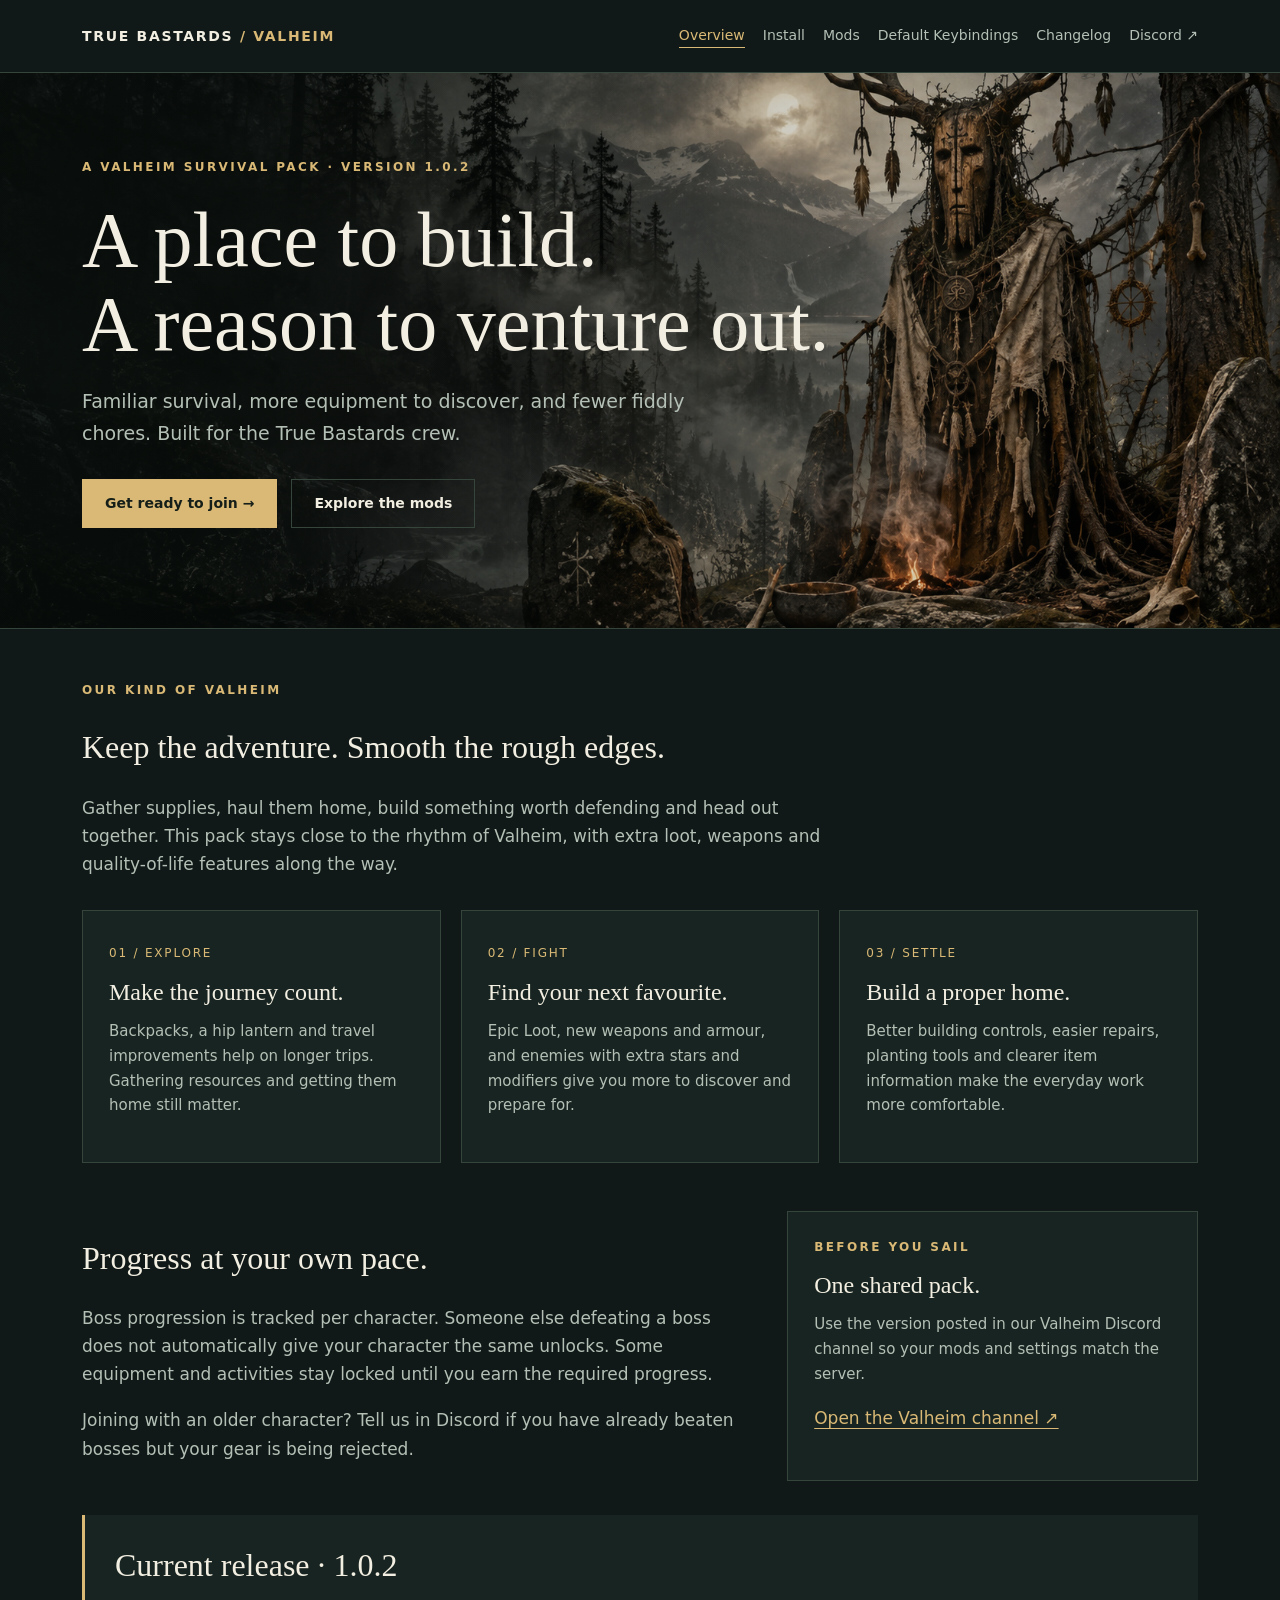
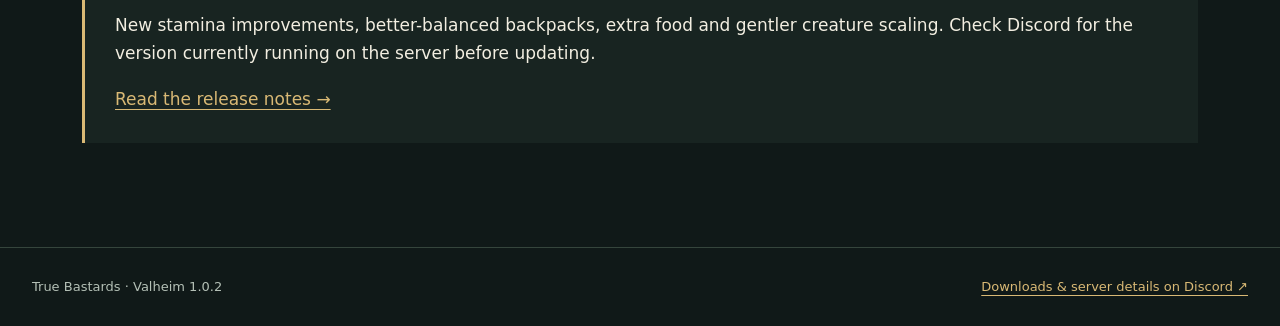
<file: index.html>
<!doctype html>
<html lang="en"><head><meta charset="utf-8"><meta name="viewport" content="width=device-width,initial-scale=1"><meta name="description" content="True Bastards Valheim: a survival mod pack for friends. Installation, included mods and release notes."><title>Overview · True Bastards Valheim</title><link rel="stylesheet" href="assets/style.css"></head>
<body><a class="skip" href="#main">Skip to content</a><header class="topbar"><a class="brand" href="index.html">TRUE BASTARDS <span>/ VALHEIM</span></a><nav aria-label="Main navigation"><a href="index.html" aria-current="page">Overview</a><a href="install.html">Install</a><a href="mods.html">Mods</a><a href="keybindings.html">Default Keybindings</a><a href="changelog.html">Changelog</a><a href="https://discord.com/channels/659137486332887071/1054946454545907762">Discord ↗</a></nav></header>
<div class="hero"><div class="eyebrow">A Valheim survival pack · Version 1.0.2</div><h1>A place to build.<br>A reason to venture out.</h1><p>Familiar survival, more equipment to discover, and fewer fiddly chores. Built for the True Bastards crew.</p><div class="actions"><a class="button" href="install.html">Get ready to join →</a><a class="button secondary" href="mods.html">Explore the mods</a></div></div>
<main id="main"><div class="eyebrow">Our kind of Valheim</div><h2>Keep the adventure. Smooth the rough edges.</h2><p class="intro">Gather supplies, haul them home, build something worth defending and head out together. This pack stays close to the rhythm of Valheim, with extra loot, weapons and quality-of-life features along the way.</p>
<div class="grid"><section class="card"><span class="number">01 / EXPLORE</span><h3>Make the journey count.</h3><p>Backpacks, a hip lantern and travel improvements help on longer trips. Gathering resources and getting them home still matter.</p></section><section class="card"><span class="number">02 / FIGHT</span><h3>Find your next favourite.</h3><p>Epic Loot, new weapons and armour, and enemies with extra stars and modifiers give you more to discover and prepare for.</p></section><section class="card"><span class="number">03 / SETTLE</span><h3>Build a proper home.</h3><p>Better building controls, easier repairs, planting tools and clearer item information make the everyday work more comfortable.</p></section></div>
<div class="split"><section><h2>Progress at your own pace.</h2><p class="muted">Boss progression is tracked per character. Someone else defeating a boss does not automatically give your character the same unlocks. Some equipment and activities stay locked until you earn the required progress.</p><p class="muted">Joining with an older character? Tell us in Discord if you have already beaten bosses but your gear is being rejected.</p></section><section class="card"><div class="eyebrow">Before you sail</div><h3>One shared pack.</h3><p>Use the version posted in our Valheim Discord channel so your mods and settings match the server.</p><a href="https://discord.com/channels/659137486332887071/1054946454545907762">Open the Valheim channel ↗</a></section></div>
<section class="band"><h2>Current release · 1.0.2</h2><p>New stamina improvements, better-balanced backpacks, extra food and gentler creature scaling. Check Discord for the version currently running on the server before updating.</p><a href="changelog.html">Read the release notes →</a></section></main>
<footer><p>True Bastards · Valheim 1.0.2</p><p><a href="https://discord.com/channels/659137486332887071/1054946454545907762">Downloads &amp; server details on Discord ↗</a></p></footer>
</body></html>
</file>
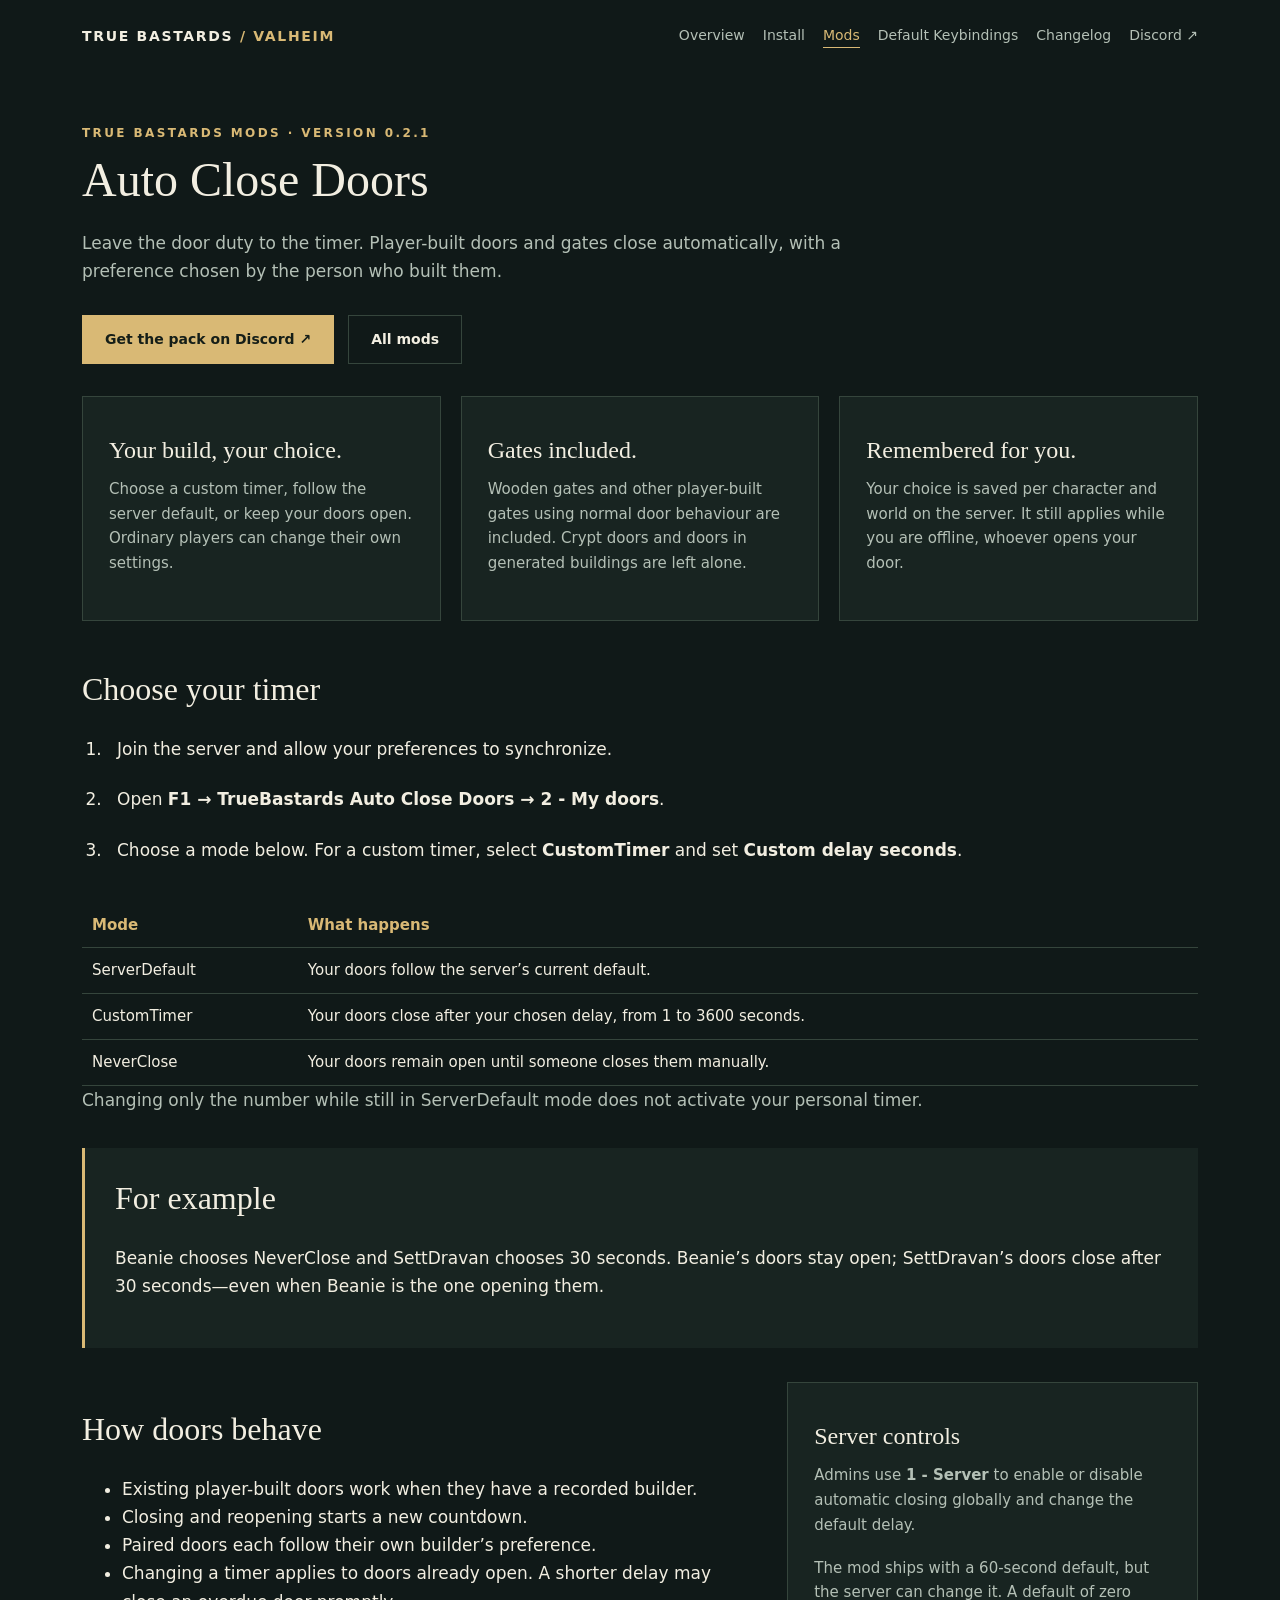
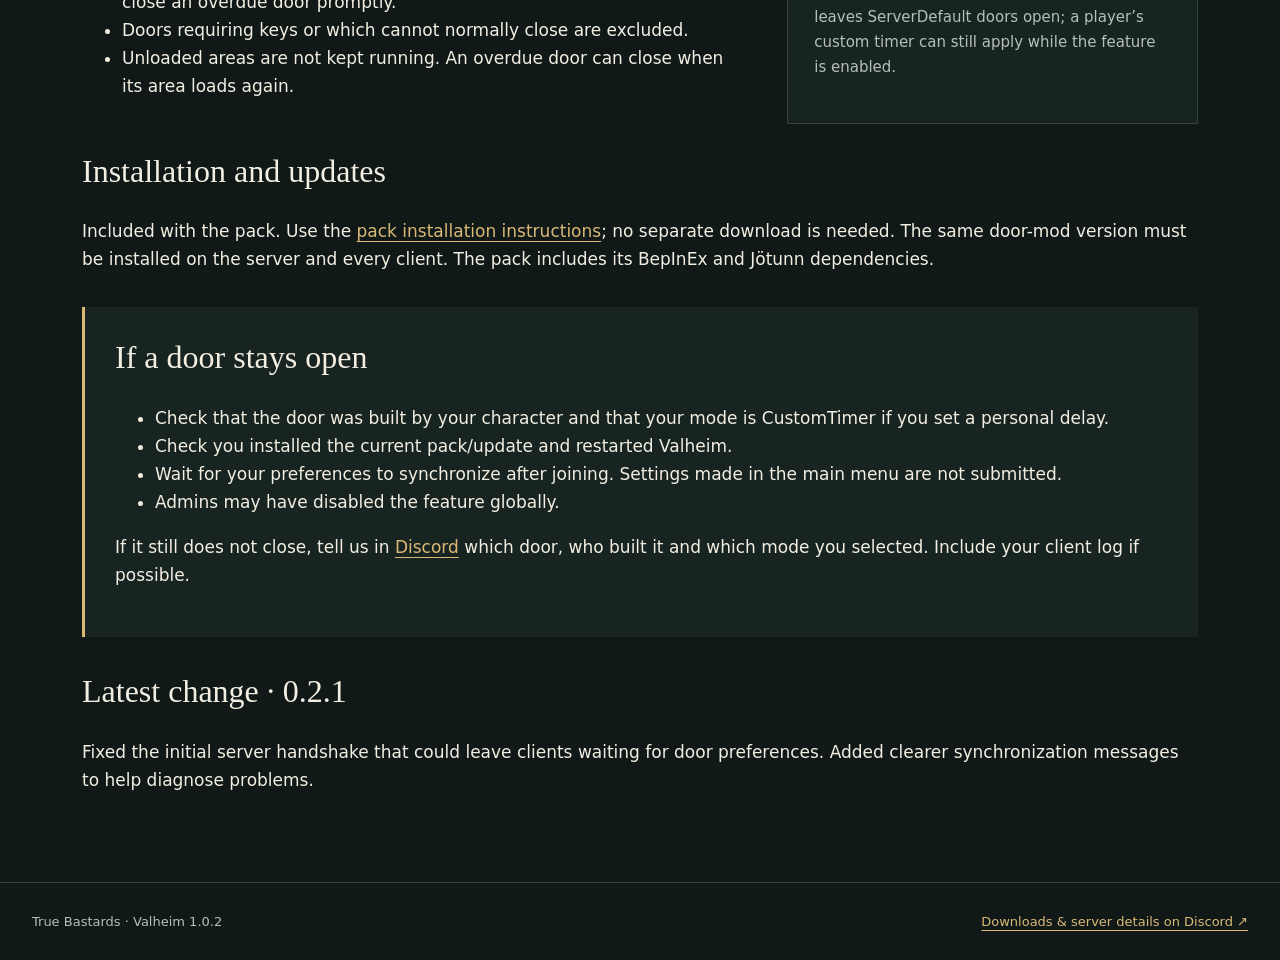
<file: auto-close-doors.html>
<!doctype html>
<html lang="en"><head><meta charset="utf-8"><meta name="viewport" content="width=device-width,initial-scale=1"><meta name="description" content="True Bastards Valheim: a survival mod pack for friends. Installation, included mods and release notes."><title>Auto Close Doors · True Bastards Valheim</title><link rel="stylesheet" href="assets/style.css"></head>
<body><a class="skip" href="#main">Skip to content</a><header class="topbar"><a class="brand" href="index.html">TRUE BASTARDS <span>/ VALHEIM</span></a><nav aria-label="Main navigation"><a href="index.html">Overview</a><a href="install.html">Install</a><a href="mods.html" aria-current="page">Mods</a><a href="keybindings.html">Default Keybindings</a><a href="changelog.html">Changelog</a><a href="https://discord.com/channels/659137486332887071/1054946454545907762">Discord ↗</a></nav></header>
<main id="main"><div class="eyebrow">True Bastards mods · Version 0.2.1</div><h1 class="page-title">Auto Close Doors</h1><p class="intro">Leave the door duty to the timer. Player-built doors and gates close automatically, with a preference chosen by the person who built them.</p><div class="actions"><a class="button" href="https://discord.com/channels/659137486332887071/1054946454545907762">Get the pack on Discord ↗</a><a class="button secondary" href="mods.html">All mods</a></div><div class="grid"><section class="card"><h3>Your build, your choice.</h3><p>Choose a custom timer, follow the server default, or keep your doors open. Ordinary players can change their own settings.</p></section><section class="card"><h3>Gates included.</h3><p>Wooden gates and other player-built gates using normal door behaviour are included. Crypt doors and doors in generated buildings are left alone.</p></section><section class="card"><h3>Remembered for you.</h3><p>Your choice is saved per character and world on the server. It still applies while you are offline, whoever opens your door.</p></section></div><section id="settings"><h2>Choose your timer</h2><ol class="steps"><li>Join the server and allow your preferences to synchronize.</li><li>Open <strong>F1 → TrueBastards Auto Close Doors → 2 - My doors</strong>.</li><li>Choose a mode below. For a custom timer, select <strong>CustomTimer</strong> and set <strong>Custom delay seconds</strong>.</li></ol><table><thead><tr><th>Mode</th><th>What happens</th></tr></thead><tbody><tr><td>ServerDefault</td><td>Your doors follow the server’s current default.</td></tr><tr><td>CustomTimer</td><td>Your doors close after your chosen delay, from 1 to 3600 seconds.</td></tr><tr><td>NeverClose</td><td>Your doors remain open until someone closes them manually.</td></tr></tbody></table><p class="muted">Changing only the number while still in ServerDefault mode does not activate your personal timer.</p></section><section class="band"><h2>For example</h2><p>Beanie chooses NeverClose and SettDravan chooses 30 seconds. Beanie’s doors stay open; SettDravan’s doors close after 30 seconds—even when Beanie is the one opening them.</p></section><div class="split"><section><h2>How doors behave</h2><ul><li>Existing player-built doors work when they have a recorded builder.</li><li>Closing and reopening starts a new countdown.</li><li>Paired doors each follow their own builder’s preference.</li><li>Changing a timer applies to doors already open. A shorter delay may close an overdue door promptly.</li><li>Doors requiring keys or which cannot normally close are excluded.</li><li>Unloaded areas are not kept running. An overdue door can close when its area loads again.</li></ul></section><section class="card"><h3>Server controls</h3><p>Admins use <strong>1 - Server</strong> to enable or disable automatic closing globally and change the default delay.</p><p>The mod ships with a 60-second default, but the server can change it. A default of zero leaves ServerDefault doors open; a player’s custom timer can still apply while the feature is enabled.</p></section></div><section><h2>Installation and updates</h2><p>Included with the pack. Use the <a href="install.html#update">pack installation instructions</a>; no separate download is needed. The same door-mod version must be installed on the server and every client. The pack includes its BepInEx and Jötunn dependencies.</p></section><section class="band"><h2>If a door stays open</h2><ul><li>Check that the door was built by your character and that your mode is CustomTimer if you set a personal delay.</li><li>Check you installed the current pack/update and restarted Valheim.</li><li>Wait for your preferences to synchronize after joining. Settings made in the main menu are not submitted.</li><li>Admins may have disabled the feature globally.</li></ul><p>If it still does not close, tell us in <a href="https://discord.com/channels/659137486332887071/1054946454545907762">Discord</a> which door, who built it and which mode you selected. Include your client log if possible.</p></section><section><h2>Latest change · 0.2.1</h2><p>Fixed the initial server handshake that could leave clients waiting for door preferences. Added clearer synchronization messages to help diagnose problems.</p></section></main>
<footer><p>True Bastards · Valheim 1.0.2</p><p><a href="https://discord.com/channels/659137486332887071/1054946454545907762">Downloads &amp; server details on Discord ↗</a></p></footer>
</body></html>
</file>
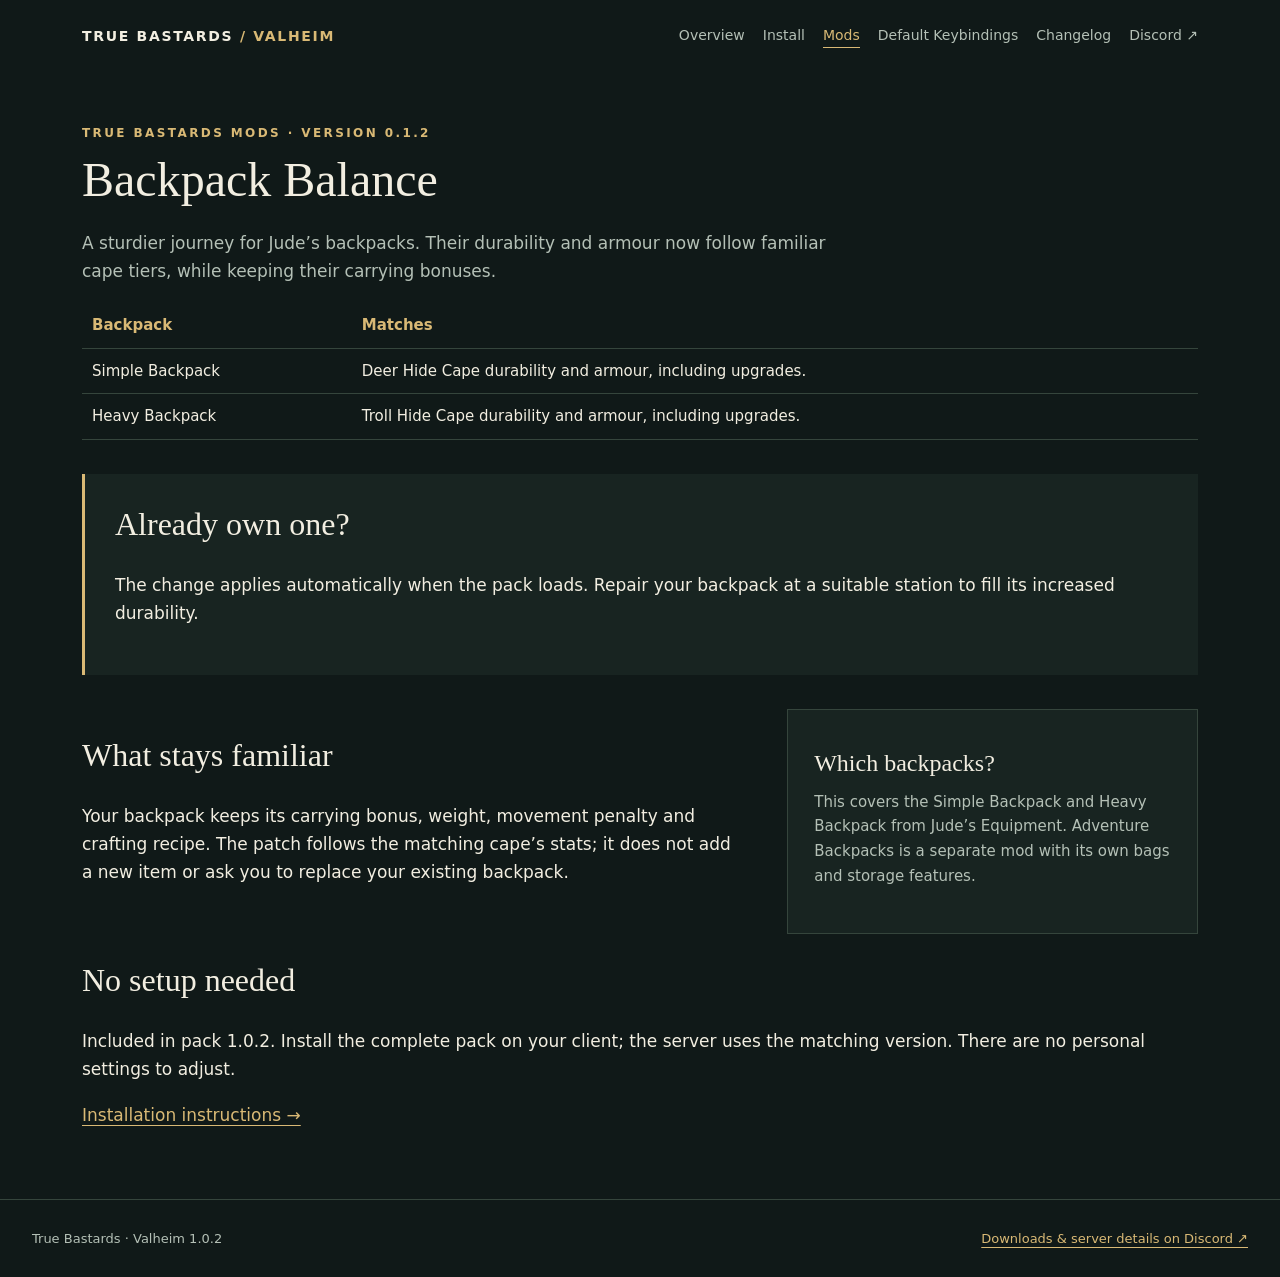
<file: backpack-balance.html>
<!doctype html>
<html lang="en"><head><meta charset="utf-8"><meta name="viewport" content="width=device-width,initial-scale=1"><meta name="description" content="True Bastards Valheim: a survival mod pack for friends. Installation, included mods and release notes."><title>Backpack Balance · True Bastards Valheim</title><link rel="stylesheet" href="assets/style.css"></head>
<body><a class="skip" href="#main">Skip to content</a><header class="topbar"><a class="brand" href="index.html">TRUE BASTARDS <span>/ VALHEIM</span></a><nav aria-label="Main navigation"><a href="index.html">Overview</a><a href="install.html">Install</a><a href="mods.html" aria-current="page">Mods</a><a href="keybindings.html">Default Keybindings</a><a href="changelog.html">Changelog</a><a href="https://discord.com/channels/659137486332887071/1054946454545907762">Discord ↗</a></nav></header>
<main id="main"><div class="eyebrow">True Bastards mods · Version 0.1.2</div><h1 class="page-title">Backpack Balance</h1><p class="intro">A sturdier journey for Jude’s backpacks. Their durability and armour now follow familiar cape tiers, while keeping their carrying bonuses.</p><table><thead><tr><th>Backpack</th><th>Matches</th></tr></thead><tbody><tr><td>Simple Backpack</td><td>Deer Hide Cape durability and armour, including upgrades.</td></tr><tr><td>Heavy Backpack</td><td>Troll Hide Cape durability and armour, including upgrades.</td></tr></tbody></table><section class="band"><h2>Already own one?</h2><p>The change applies automatically when the pack loads. Repair your backpack at a suitable station to fill its increased durability.</p></section><div class="split"><section><h2>What stays familiar</h2><p>Your backpack keeps its carrying bonus, weight, movement penalty and crafting recipe. The patch follows the matching cape’s stats; it does not add a new item or ask you to replace your existing backpack.</p></section><section class="card"><h3>Which backpacks?</h3><p>This covers the Simple Backpack and Heavy Backpack from Jude’s Equipment. Adventure Backpacks is a separate mod with its own bags and storage features.</p></section></div><section><h2>No setup needed</h2><p>Included in pack 1.0.2. Install the complete pack on your client; the server uses the matching version. There are no personal settings to adjust.</p><a href="install.html">Installation instructions →</a></section></main>
<footer><p>True Bastards · Valheim 1.0.2</p><p><a href="https://discord.com/channels/659137486332887071/1054946454545907762">Downloads &amp; server details on Discord ↗</a></p></footer>
</body></html>
</file>
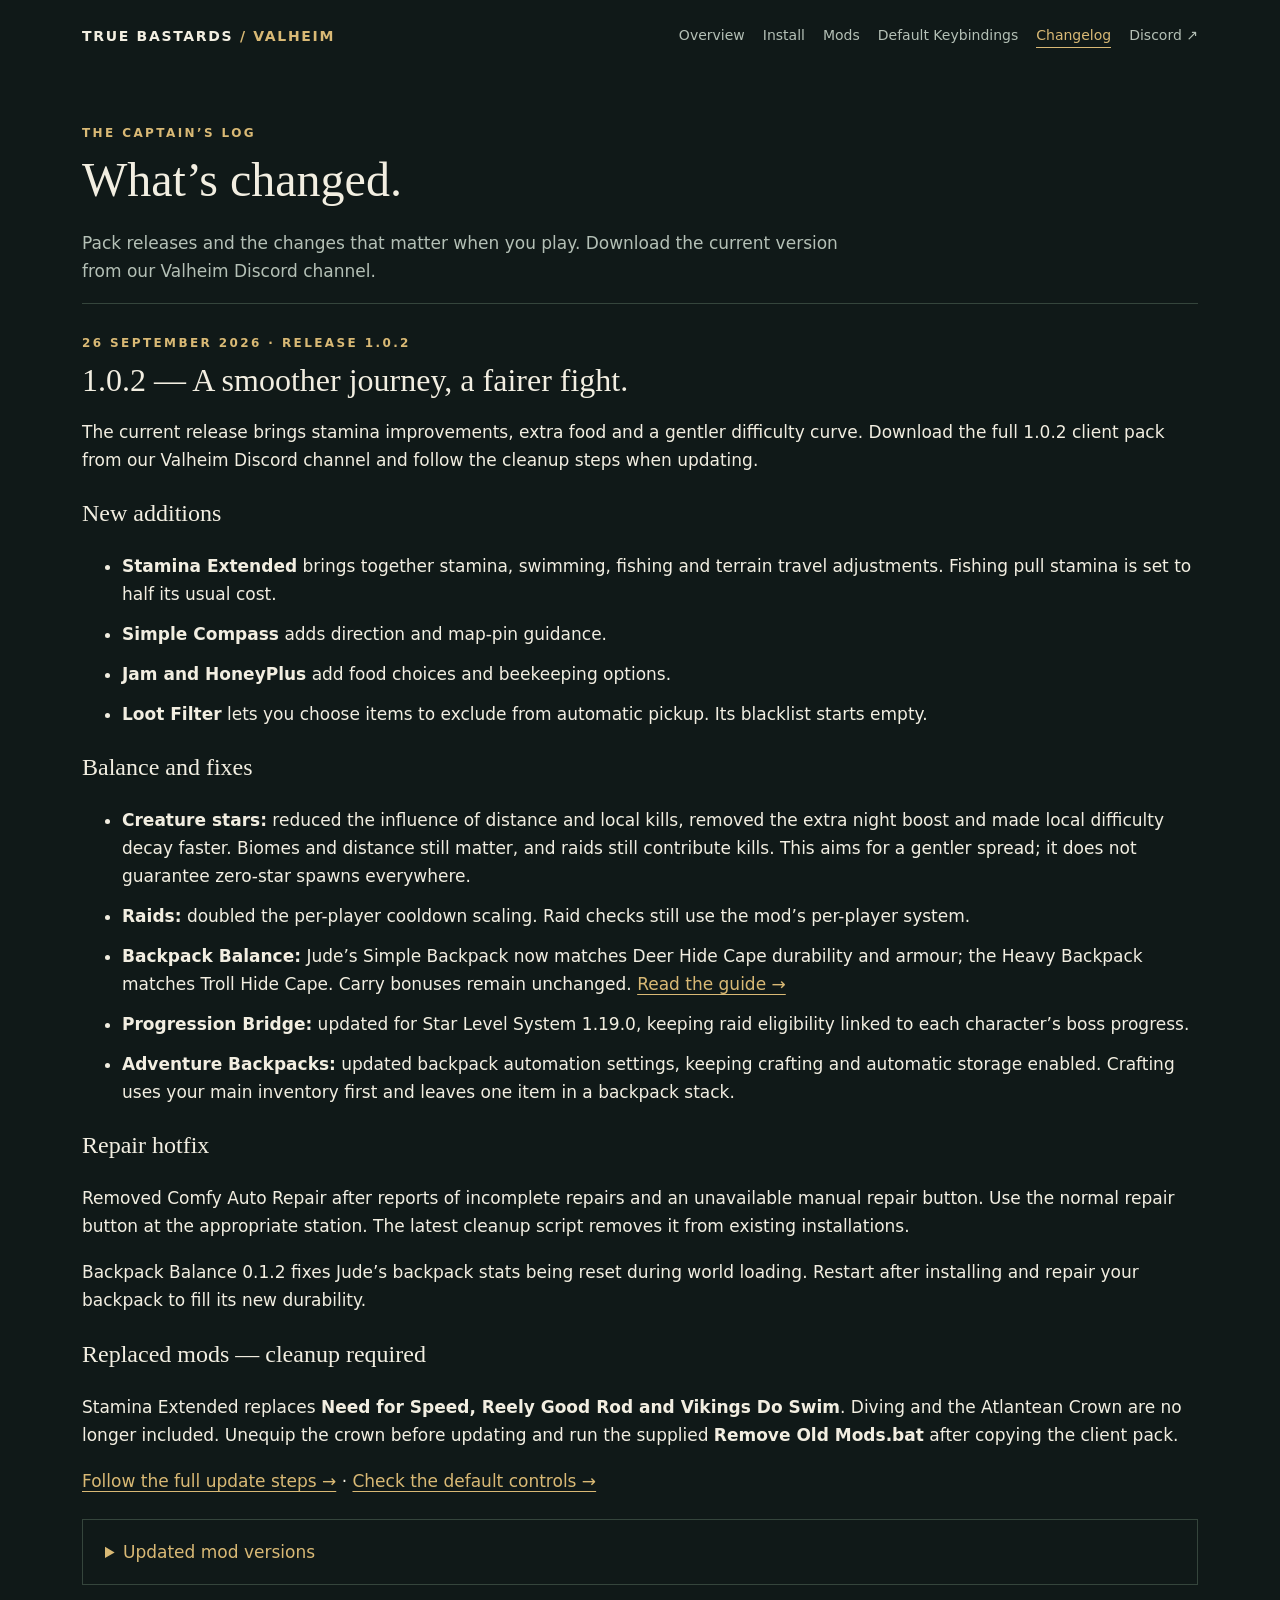
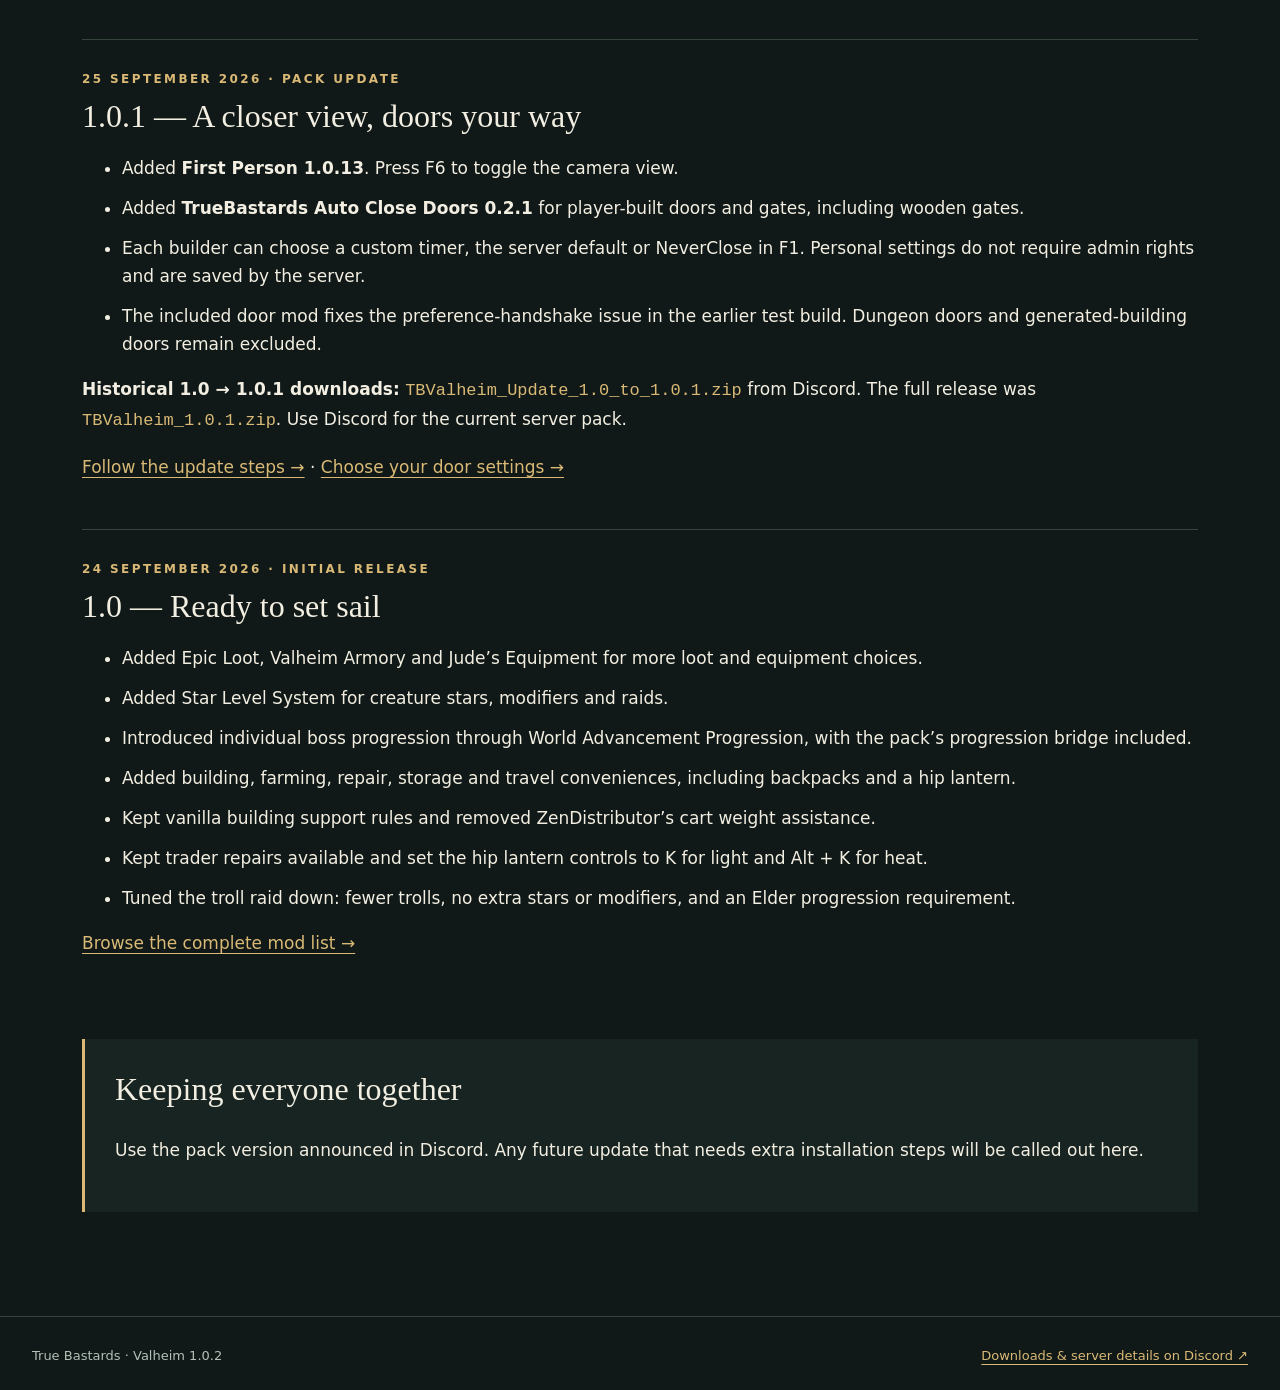
<file: changelog.html>
<!doctype html>
<html lang="en"><head><meta charset="utf-8"><meta name="viewport" content="width=device-width,initial-scale=1"><meta name="description" content="True Bastards Valheim: a survival mod pack for friends. Installation, included mods and release notes."><title>Changelog · True Bastards Valheim</title><link rel="stylesheet" href="assets/style.css"></head>
<body><a class="skip" href="#main">Skip to content</a><header class="topbar"><a class="brand" href="index.html">TRUE BASTARDS <span>/ VALHEIM</span></a><nav aria-label="Main navigation"><a href="index.html">Overview</a><a href="install.html">Install</a><a href="mods.html">Mods</a><a href="keybindings.html">Default Keybindings</a><a href="changelog.html" aria-current="page">Changelog</a><a href="https://discord.com/channels/659137486332887071/1054946454545907762">Discord ↗</a></nav></header>
<main id="main"><div class="eyebrow">The captain’s log</div><h1 class="page-title">What’s changed.</h1><p class="intro">Pack releases and the changes that matter when you play. Download the current version from our Valheim Discord channel.</p><article class="release" id="september-26"><div class="eyebrow">26 September 2026 · Release 1.0.2</div><h2>1.0.2 — A smoother journey, a fairer fight.</h2><p>The current release brings stamina improvements, extra food and a gentler difficulty curve. Download the full 1.0.2 client pack from our Valheim Discord channel and follow the cleanup steps when updating.</p><h3>New additions</h3><ul><li><strong>Stamina Extended</strong> brings together stamina, swimming, fishing and terrain travel adjustments. Fishing pull stamina is set to half its usual cost.</li><li><strong>Simple Compass</strong> adds direction and map-pin guidance.</li><li><strong>Jam and HoneyPlus</strong> add food choices and beekeeping options.</li><li><strong>Loot Filter</strong> lets you choose items to exclude from automatic pickup. Its blacklist starts empty.</li></ul><h3>Balance and fixes</h3><ul><li><strong>Creature stars:</strong> reduced the influence of distance and local kills, removed the extra night boost and made local difficulty decay faster. Biomes and distance still matter, and raids still contribute kills. This aims for a gentler spread; it does not guarantee zero-star spawns everywhere.</li><li><strong>Raids:</strong> doubled the per-player cooldown scaling. Raid checks still use the mod’s per-player system.</li><li><strong>Backpack Balance:</strong> Jude’s Simple Backpack now matches Deer Hide Cape durability and armour; the Heavy Backpack matches Troll Hide Cape. Carry bonuses remain unchanged. <a href="backpack-balance.html">Read the guide →</a></li><li><strong>Progression Bridge:</strong> updated for Star Level System 1.19.0, keeping raid eligibility linked to each character’s boss progress.</li><li><strong>Adventure Backpacks:</strong> updated backpack automation settings, keeping crafting and automatic storage enabled. Crafting uses your main inventory first and leaves one item in a backpack stack.</li></ul><h3>Repair hotfix</h3><p>Removed Comfy Auto Repair after reports of incomplete repairs and an unavailable manual repair button. Use the normal repair button at the appropriate station. The latest cleanup script removes it from existing installations.</p><p>Backpack Balance 0.1.2 fixes Jude’s backpack stats being reset during world loading. Restart after installing and repair your backpack to fill its new durability.</p><h3>Replaced mods — cleanup required</h3><p>Stamina Extended replaces <strong>Need for Speed, Reely Good Rod and Vikings Do Swim</strong>. Diving and the Atlantean Crown are no longer included. Unequip the crown before updating and run the supplied <strong>Remove Old Mods.bat</strong> after copying the client pack.</p><p><a href="install.html#update">Follow the full update steps →</a> · <a href="keybindings.html">Check the default controls →</a></p><details><summary>Updated mod versions</summary><ul><li>Plant Everything 1.21.3</li><li>Max Dungeon Rooms 2.0.40</li><li>Star Level System 1.19.0</li><li>Epic Loot Progression Fix 0.1.75</li><li>Adventure Backpacks 2.2.0</li><li>Daywheel 1.0.13</li><li>Zen ModLib 1.14.16</li><li>TrueBastards Progression Bridge 0.1.1</li><li>TrueBastards Backpack Balance 0.1.2</li></ul></details></article><article class="release" id="release-1-0-1"><div class="eyebrow">25 September 2026 · Pack update</div><h2>1.0.1 — A closer view, doors your way</h2><ul><li>Added <strong>First Person 1.0.13</strong>. Press F6 to toggle the camera view.</li><li>Added <strong>TrueBastards Auto Close Doors 0.2.1</strong> for player-built doors and gates, including wooden gates.</li><li>Each builder can choose a custom timer, the server default or NeverClose in F1. Personal settings do not require admin rights and are saved by the server.</li><li>The included door mod fixes the preference-handshake issue in the earlier test build. Dungeon doors and generated-building doors remain excluded.</li></ul><p><strong>Historical 1.0 → 1.0.1 downloads:</strong> <code>TBValheim_Update_1.0_to_1.0.1.zip</code> from Discord. The full release was <code>TBValheim_1.0.1.zip</code>. Use Discord for the current server pack.</p><p><a href="install.html#update">Follow the update steps →</a> · <a href="install.html#door-settings">Choose your door settings →</a></p></article><article class="release" id="release-1-0"><div class="eyebrow">24 September 2026 · Initial release</div><h2>1.0 — Ready to set sail</h2><ul><li>Added Epic Loot, Valheim Armory and Jude’s Equipment for more loot and equipment choices.</li><li>Added Star Level System for creature stars, modifiers and raids.</li><li>Introduced individual boss progression through World Advancement Progression, with the pack’s progression bridge included.</li><li>Added building, farming, repair, storage and travel conveniences, including backpacks and a hip lantern.</li><li>Kept vanilla building support rules and removed ZenDistributor’s cart weight assistance.</li><li>Kept trader repairs available and set the hip lantern controls to K for light and Alt + K for heat.</li><li>Tuned the troll raid down: fewer trolls, no extra stars or modifiers, and an Elder progression requirement.</li></ul><p><a href="mods.html">Browse the complete mod list →</a></p></article><section class="band"><h2>Keeping everyone together</h2><p>Use the pack version announced in Discord. Any future update that needs extra installation steps will be called out here.</p></section></main>
<footer><p>True Bastards · Valheim 1.0.2</p><p><a href="https://discord.com/channels/659137486332887071/1054946454545907762">Downloads &amp; server details on Discord ↗</a></p></footer>
</body></html>
</file>
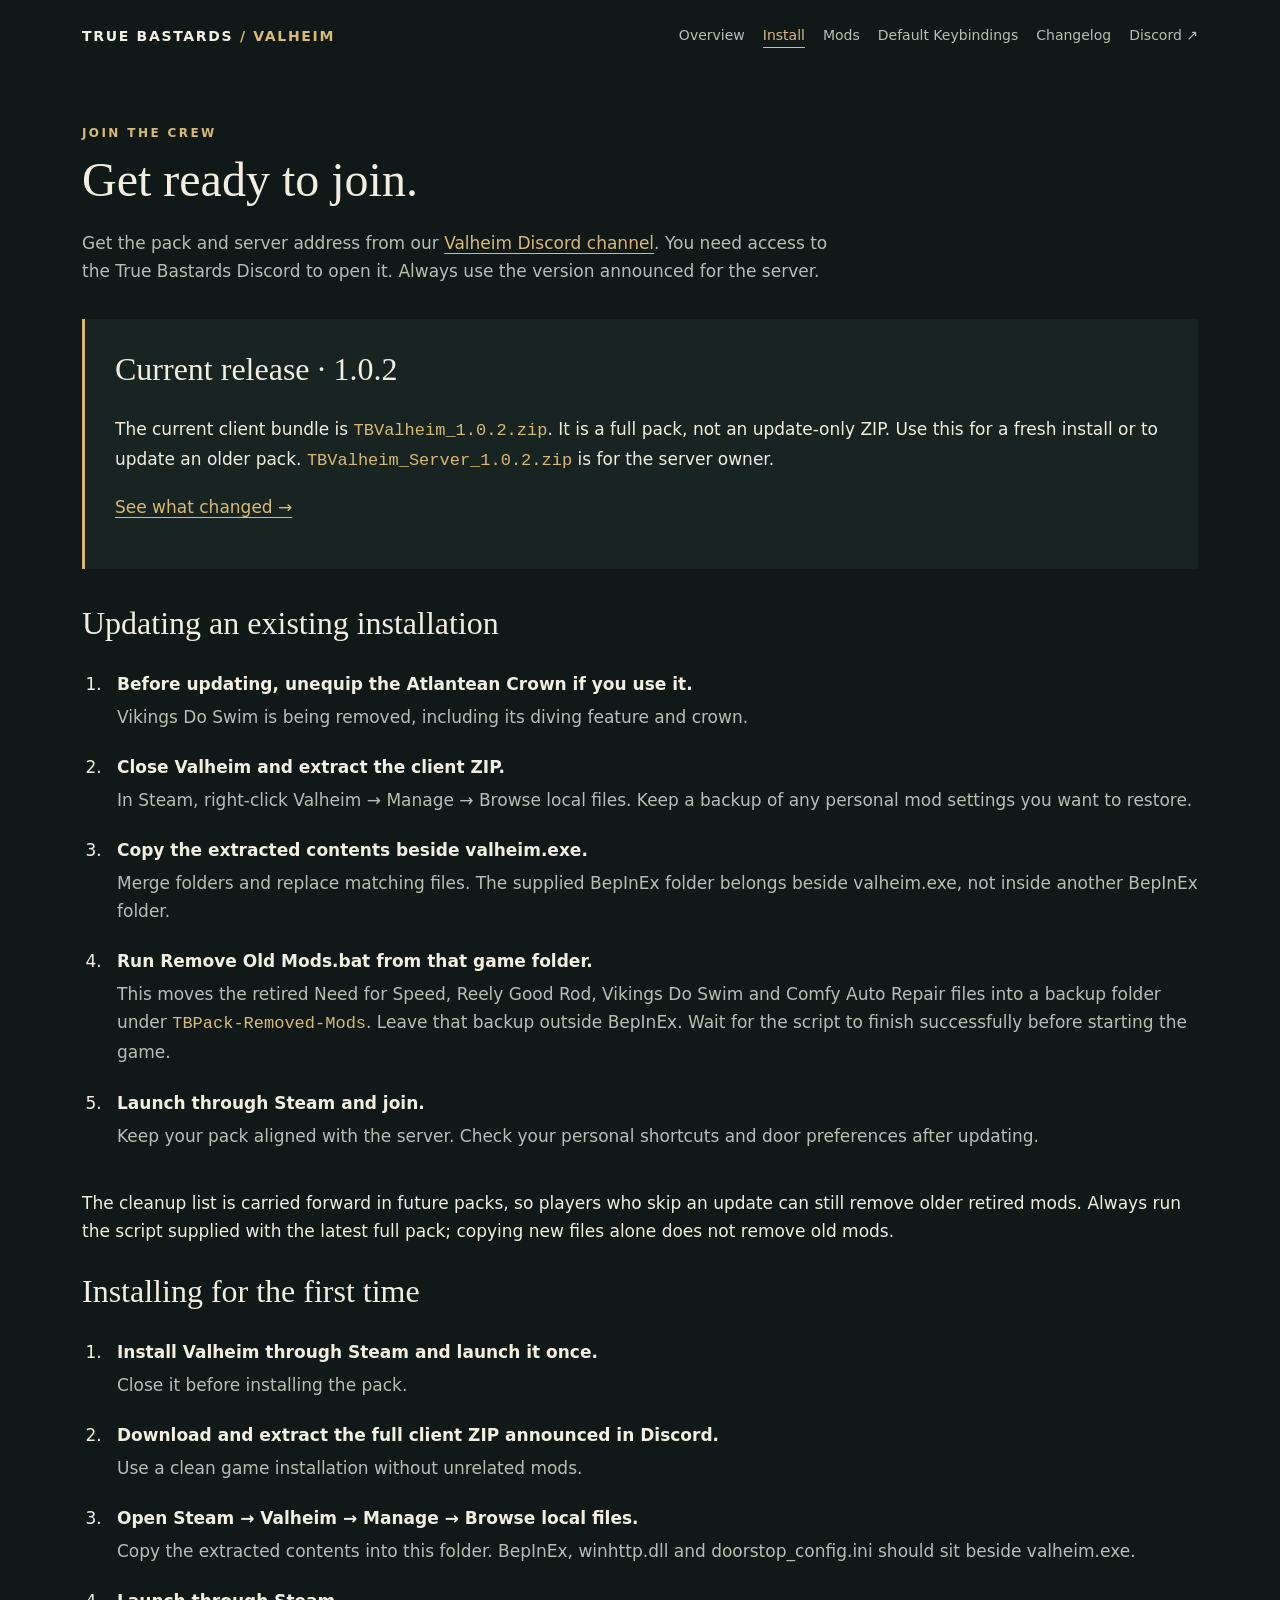
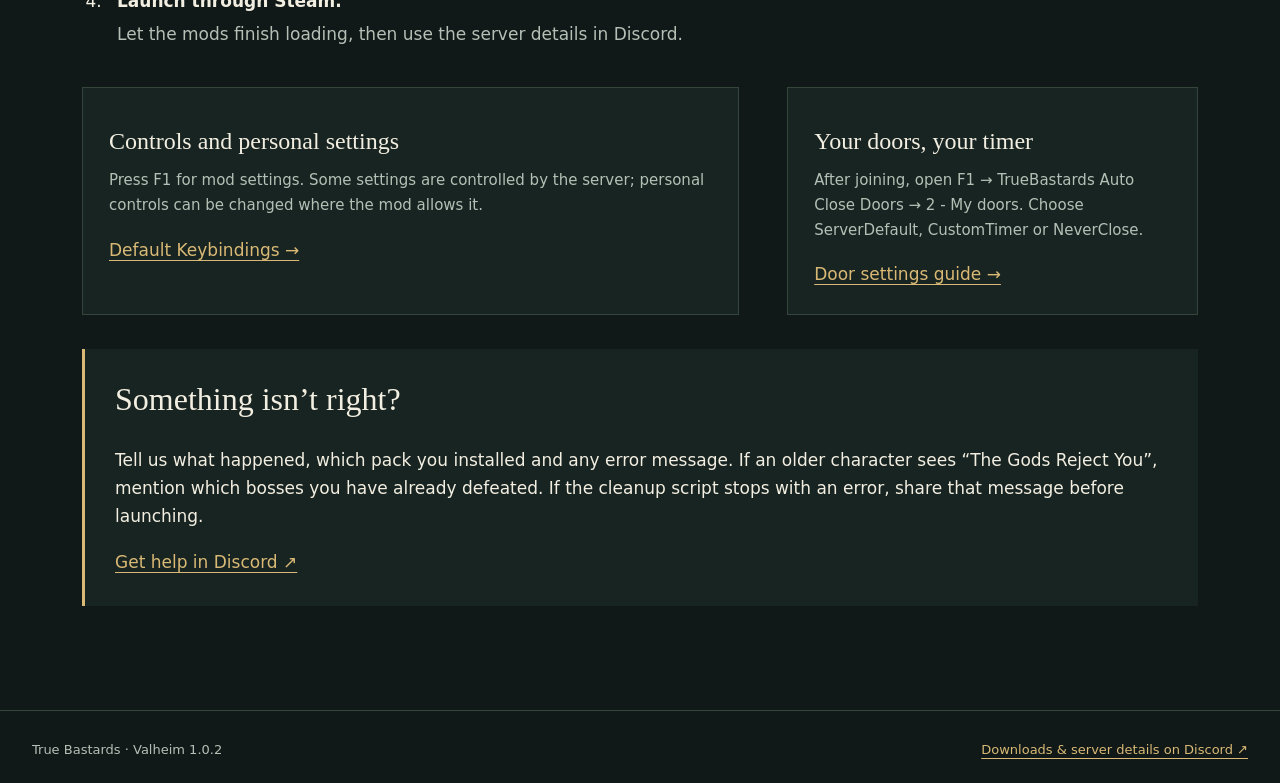
<file: install.html>
<!doctype html>
<html lang="en"><head><meta charset="utf-8"><meta name="viewport" content="width=device-width,initial-scale=1"><meta name="description" content="True Bastards Valheim: a survival mod pack for friends. Installation, included mods and release notes."><title>Installation · True Bastards Valheim</title><link rel="stylesheet" href="assets/style.css"></head>
<body><a class="skip" href="#main">Skip to content</a><header class="topbar"><a class="brand" href="index.html">TRUE BASTARDS <span>/ VALHEIM</span></a><nav aria-label="Main navigation"><a href="index.html">Overview</a><a href="install.html" aria-current="page">Install</a><a href="mods.html">Mods</a><a href="keybindings.html">Default Keybindings</a><a href="changelog.html">Changelog</a><a href="https://discord.com/channels/659137486332887071/1054946454545907762">Discord ↗</a></nav></header>
<main id="main"><div class="eyebrow">Join the crew</div><h1 class="page-title">Get ready to join.</h1><p class="intro">Get the pack and server address from our <a href="https://discord.com/channels/659137486332887071/1054946454545907762">Valheim Discord channel</a>. You need access to the True Bastards Discord to open it. Always use the version announced for the server.</p>
<section class="band"><h2>Current release · 1.0.2</h2><p>The current client bundle is <code>TBValheim_1.0.2.zip</code>. It is a full pack, not an update-only ZIP. Use this for a fresh install or to update an older pack. <code>TBValheim_Server_1.0.2.zip</code> is for the server owner.</p><p><a href="changelog.html#september-26">See what changed →</a></p></section>
<section id="update"><h2>Updating an existing installation</h2><ol class="steps"><li><strong>Before updating, unequip the Atlantean Crown if you use it.</strong><p>Vikings Do Swim is being removed, including its diving feature and crown.</p></li><li><strong>Close Valheim and extract the client ZIP.</strong><p>In Steam, right-click Valheim → Manage → Browse local files. Keep a backup of any personal mod settings you want to restore.</p></li><li><strong>Copy the extracted contents beside valheim.exe.</strong><p>Merge folders and replace matching files. The supplied BepInEx folder belongs beside valheim.exe, not inside another BepInEx folder.</p></li><li><strong>Run Remove Old Mods.bat from that game folder.</strong><p>This moves the retired Need for Speed, Reely Good Rod, Vikings Do Swim and Comfy Auto Repair files into a backup folder under <code>TBPack-Removed-Mods</code>. Leave that backup outside BepInEx. Wait for the script to finish successfully before starting the game.</p></li><li><strong>Launch through Steam and join.</strong><p>Keep your pack aligned with the server. Check your personal shortcuts and door preferences after updating.</p></li></ol><p>The cleanup list is carried forward in future packs, so players who skip an update can still remove older retired mods. Always run the script supplied with the latest full pack; copying new files alone does not remove old mods.</p></section>
<section><h2>Installing for the first time</h2><ol class="steps"><li><strong>Install Valheim through Steam and launch it once.</strong><p>Close it before installing the pack.</p></li><li><strong>Download and extract the full client ZIP announced in Discord.</strong><p>Use a clean game installation without unrelated mods.</p></li><li><strong>Open Steam → Valheim → Manage → Browse local files.</strong><p>Copy the extracted contents into this folder. BepInEx, winhttp.dll and doorstop_config.ini should sit beside valheim.exe.</p></li><li><strong>Launch through Steam.</strong><p>Let the mods finish loading, then use the server details in Discord.</p></li></ol></section>
<div class="split"><section class="card"><h3>Controls and personal settings</h3><p>Press F1 for mod settings. Some settings are controlled by the server; personal controls can be changed where the mod allows it.</p><a href="keybindings.html">Default Keybindings →</a></section><section class="card" id="door-settings"><h3>Your doors, your timer</h3><p>After joining, open F1 → TrueBastards Auto Close Doors → 2 - My doors. Choose ServerDefault, CustomTimer or NeverClose.</p><a href="auto-close-doors.html">Door settings guide →</a></section></div>
<section class="band"><h2>Something isn’t right?</h2><p>Tell us what happened, which pack you installed and any error message. If an older character sees “The Gods Reject You”, mention which bosses you have already defeated. If the cleanup script stops with an error, share that message before launching.</p><a href="https://discord.com/channels/659137486332887071/1054946454545907762">Get help in Discord ↗</a></section></main>
<footer><p>True Bastards · Valheim 1.0.2</p><p><a href="https://discord.com/channels/659137486332887071/1054946454545907762">Downloads &amp; server details on Discord ↗</a></p></footer>
</body></html>
</file>
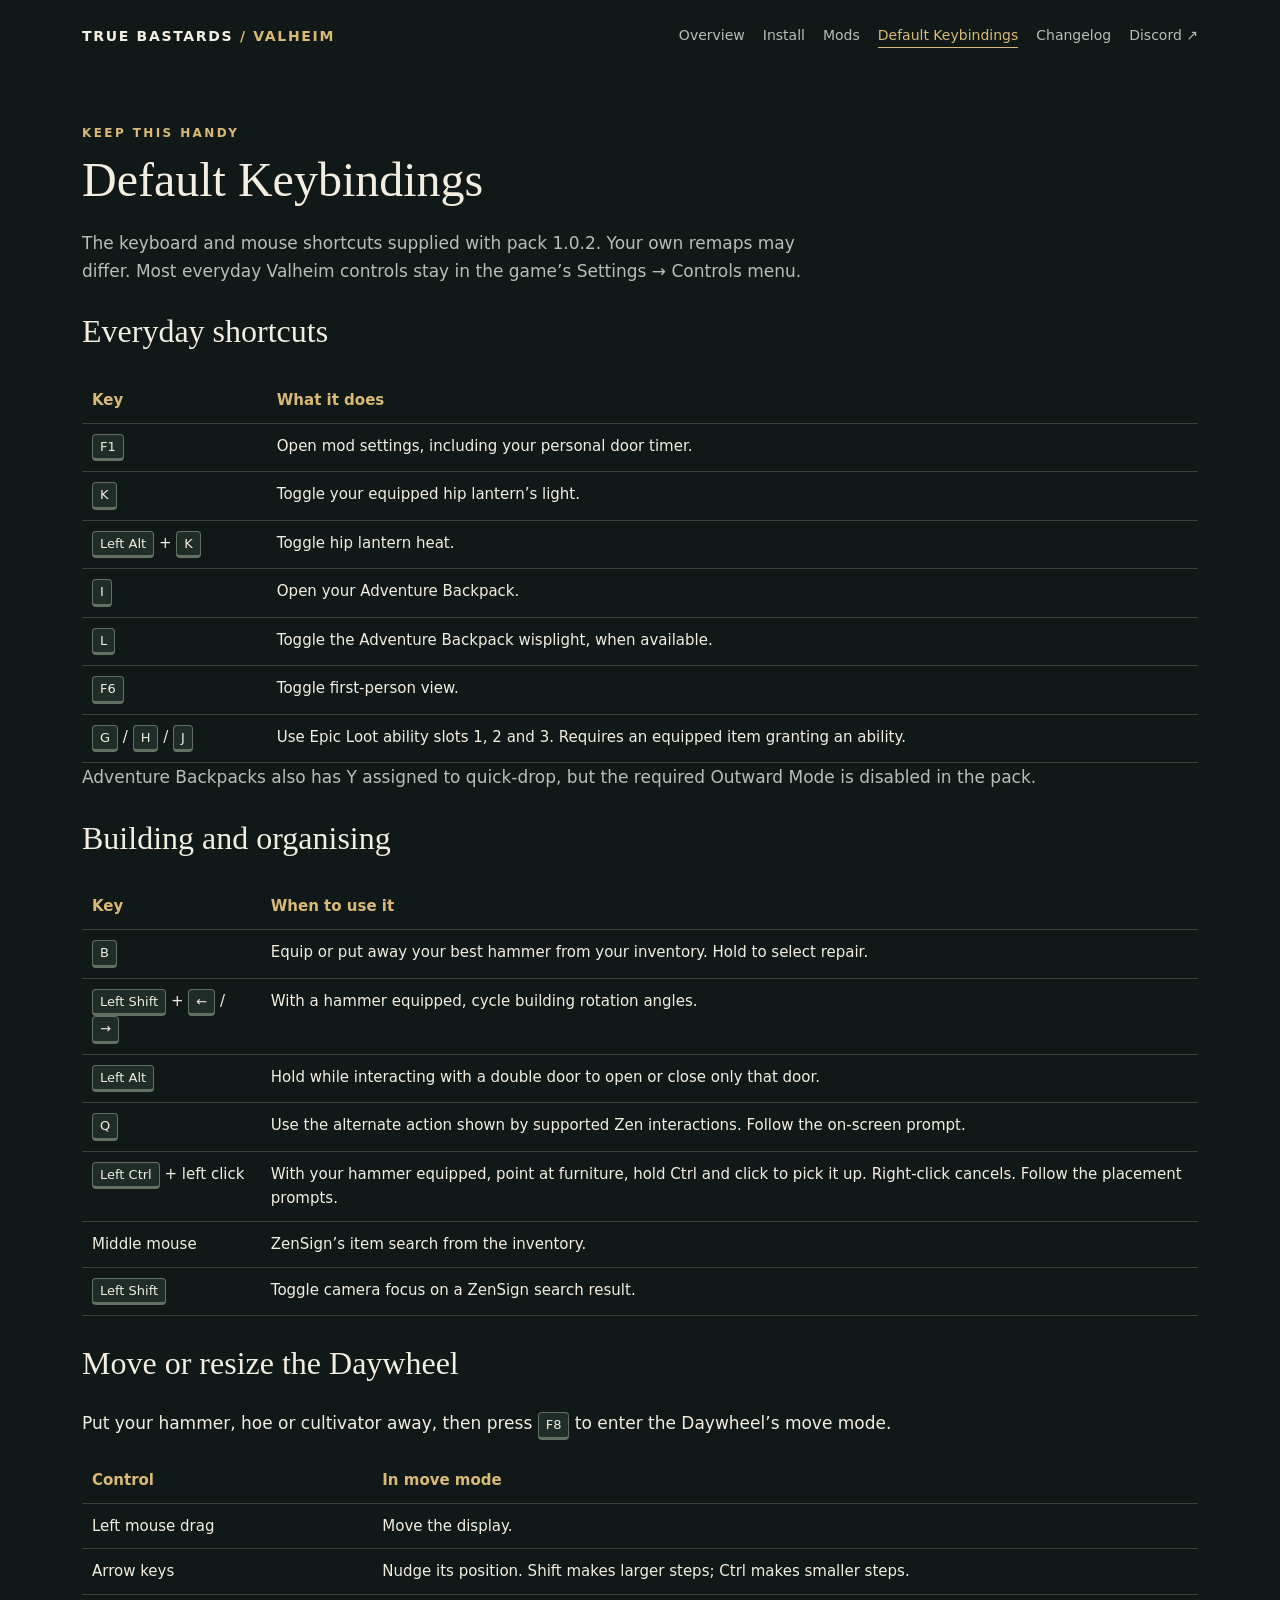
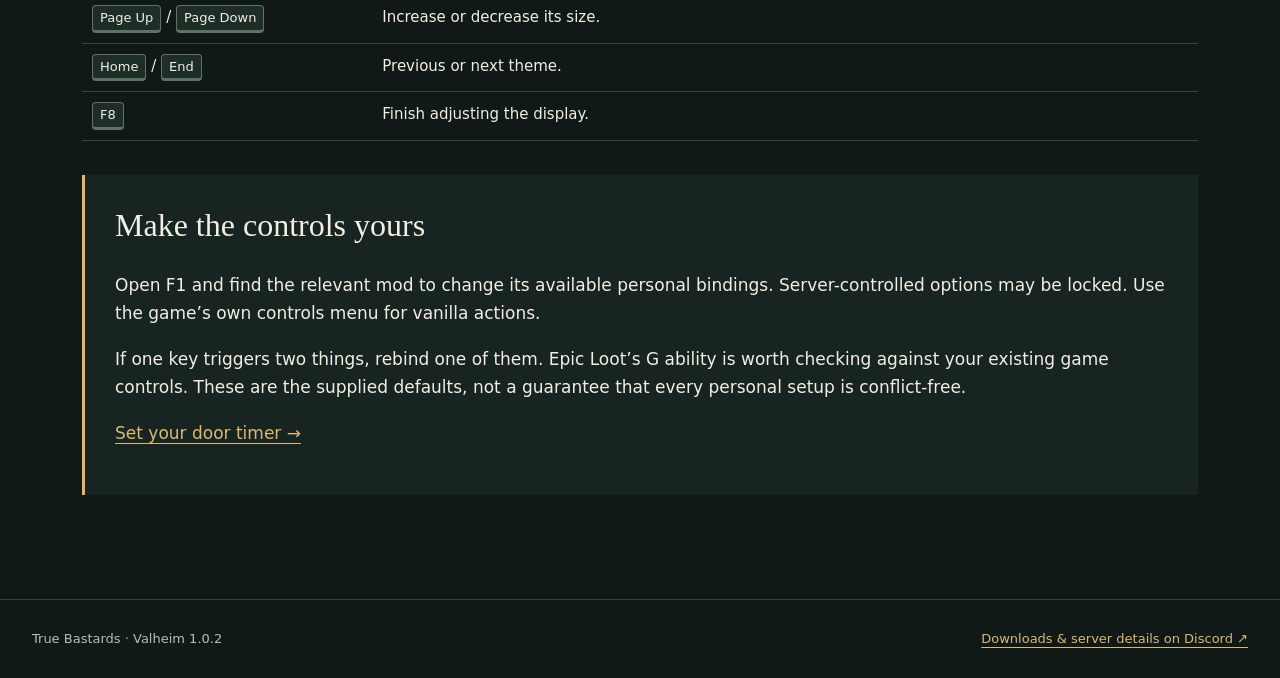
<file: keybindings.html>
<!doctype html>
<html lang="en"><head><meta charset="utf-8"><meta name="viewport" content="width=device-width,initial-scale=1"><meta name="description" content="True Bastards Valheim: a survival mod pack for friends. Installation, included mods and release notes."><title>Default Keybindings · True Bastards Valheim</title><link rel="stylesheet" href="assets/style.css"></head>
<body><a class="skip" href="#main">Skip to content</a><header class="topbar"><a class="brand" href="index.html">TRUE BASTARDS <span>/ VALHEIM</span></a><nav aria-label="Main navigation"><a href="index.html">Overview</a><a href="install.html">Install</a><a href="mods.html">Mods</a><a href="keybindings.html" aria-current="page">Default Keybindings</a><a href="changelog.html">Changelog</a><a href="https://discord.com/channels/659137486332887071/1054946454545907762">Discord ↗</a></nav></header>
<main id="main"><div class="eyebrow">Keep this handy</div><h1 class="page-title">Default Keybindings</h1><p class="intro">The keyboard and mouse shortcuts supplied with pack 1.0.2. Your own remaps may differ. Most everyday Valheim controls stay in the game’s Settings → Controls menu.</p>
<h2>Everyday shortcuts</h2><table><thead><tr><th>Key</th><th>What it does</th></tr></thead><tbody>
<tr><td><kbd>F1</kbd></td><td>Open mod settings, including your personal door timer.</td></tr>
<tr><td><kbd>K</kbd></td><td>Toggle your equipped hip lantern’s light.</td></tr>
<tr><td><kbd>Left Alt</kbd> + <kbd>K</kbd></td><td>Toggle hip lantern heat.</td></tr>
<tr><td><kbd>I</kbd></td><td>Open your Adventure Backpack.</td></tr>
<tr><td><kbd>L</kbd></td><td>Toggle the Adventure Backpack wisplight, when available.</td></tr>
<tr><td><kbd>F6</kbd></td><td>Toggle first-person view.</td></tr>
<tr><td><kbd>G</kbd> / <kbd>H</kbd> / <kbd>J</kbd></td><td>Use Epic Loot ability slots 1, 2 and 3. Requires an equipped item granting an ability.</td></tr></tbody></table>
<p class="muted">Adventure Backpacks also has Y assigned to quick-drop, but the required Outward Mode is disabled in the pack.</p>
<h2>Building and organising</h2><table><thead><tr><th>Key</th><th>When to use it</th></tr></thead><tbody>
<tr><td><kbd>B</kbd></td><td>Equip or put away your best hammer from your inventory. Hold to select repair.</td></tr>
<tr><td><kbd>Left Shift</kbd> + <kbd>←</kbd> / <kbd>→</kbd></td><td>With a hammer equipped, cycle building rotation angles.</td></tr>
<tr><td><kbd>Left Alt</kbd></td><td>Hold while interacting with a double door to open or close only that door.</td></tr>
<tr><td><kbd>Q</kbd></td><td>Use the alternate action shown by supported Zen interactions. Follow the on-screen prompt.</td></tr>
<tr><td><kbd>Left Ctrl</kbd> + left click</td><td>With your hammer equipped, point at furniture, hold Ctrl and click to pick it up. Right-click cancels. Follow the placement prompts.</td></tr>
<tr><td>Middle mouse</td><td>ZenSign’s item search from the inventory.</td></tr>
<tr><td><kbd>Left Shift</kbd></td><td>Toggle camera focus on a ZenSign search result.</td></tr></tbody></table>
<h2>Move or resize the Daywheel</h2><p>Put your hammer, hoe or cultivator away, then press <kbd>F8</kbd> to enter the Daywheel’s move mode.</p><table><thead><tr><th>Control</th><th>In move mode</th></tr></thead><tbody><tr><td>Left mouse drag</td><td>Move the display.</td></tr><tr><td>Arrow keys</td><td>Nudge its position. Shift makes larger steps; Ctrl makes smaller steps.</td></tr><tr><td><kbd>Page Up</kbd> / <kbd>Page Down</kbd></td><td>Increase or decrease its size.</td></tr><tr><td><kbd>Home</kbd> / <kbd>End</kbd></td><td>Previous or next theme.</td></tr><tr><td><kbd>F8</kbd></td><td>Finish adjusting the display.</td></tr></tbody></table>
<section class="band"><h2>Make the controls yours</h2><p>Open F1 and find the relevant mod to change its available personal bindings. Server-controlled options may be locked. Use the game’s own controls menu for vanilla actions.</p><p>If one key triggers two things, rebind one of them. Epic Loot’s G ability is worth checking against your existing game controls. These are the supplied defaults, not a guarantee that every personal setup is conflict-free.</p><p><a href="auto-close-doors.html#settings">Set your door timer →</a></p></section></main>
<footer><p>True Bastards · Valheim 1.0.2</p><p><a href="https://discord.com/channels/659137486332887071/1054946454545907762">Downloads &amp; server details on Discord ↗</a></p></footer>
</body></html>
</file>
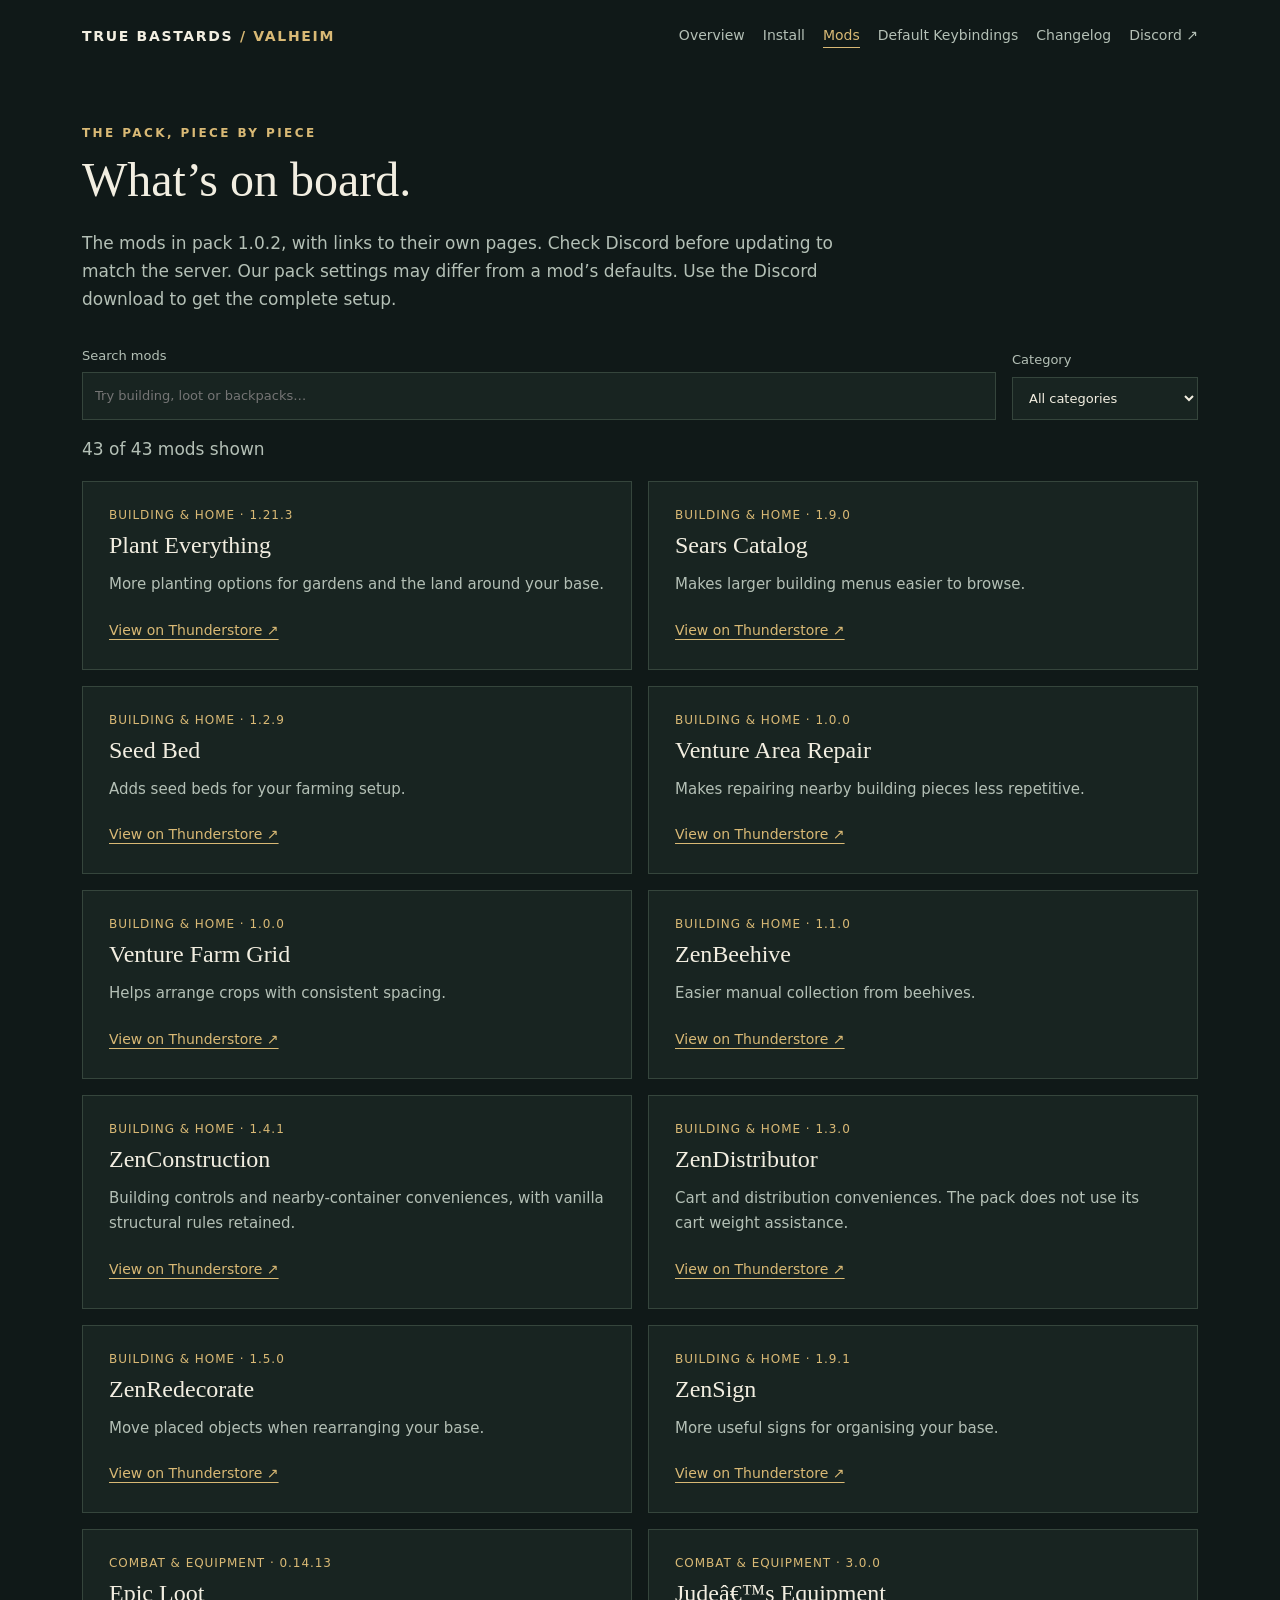
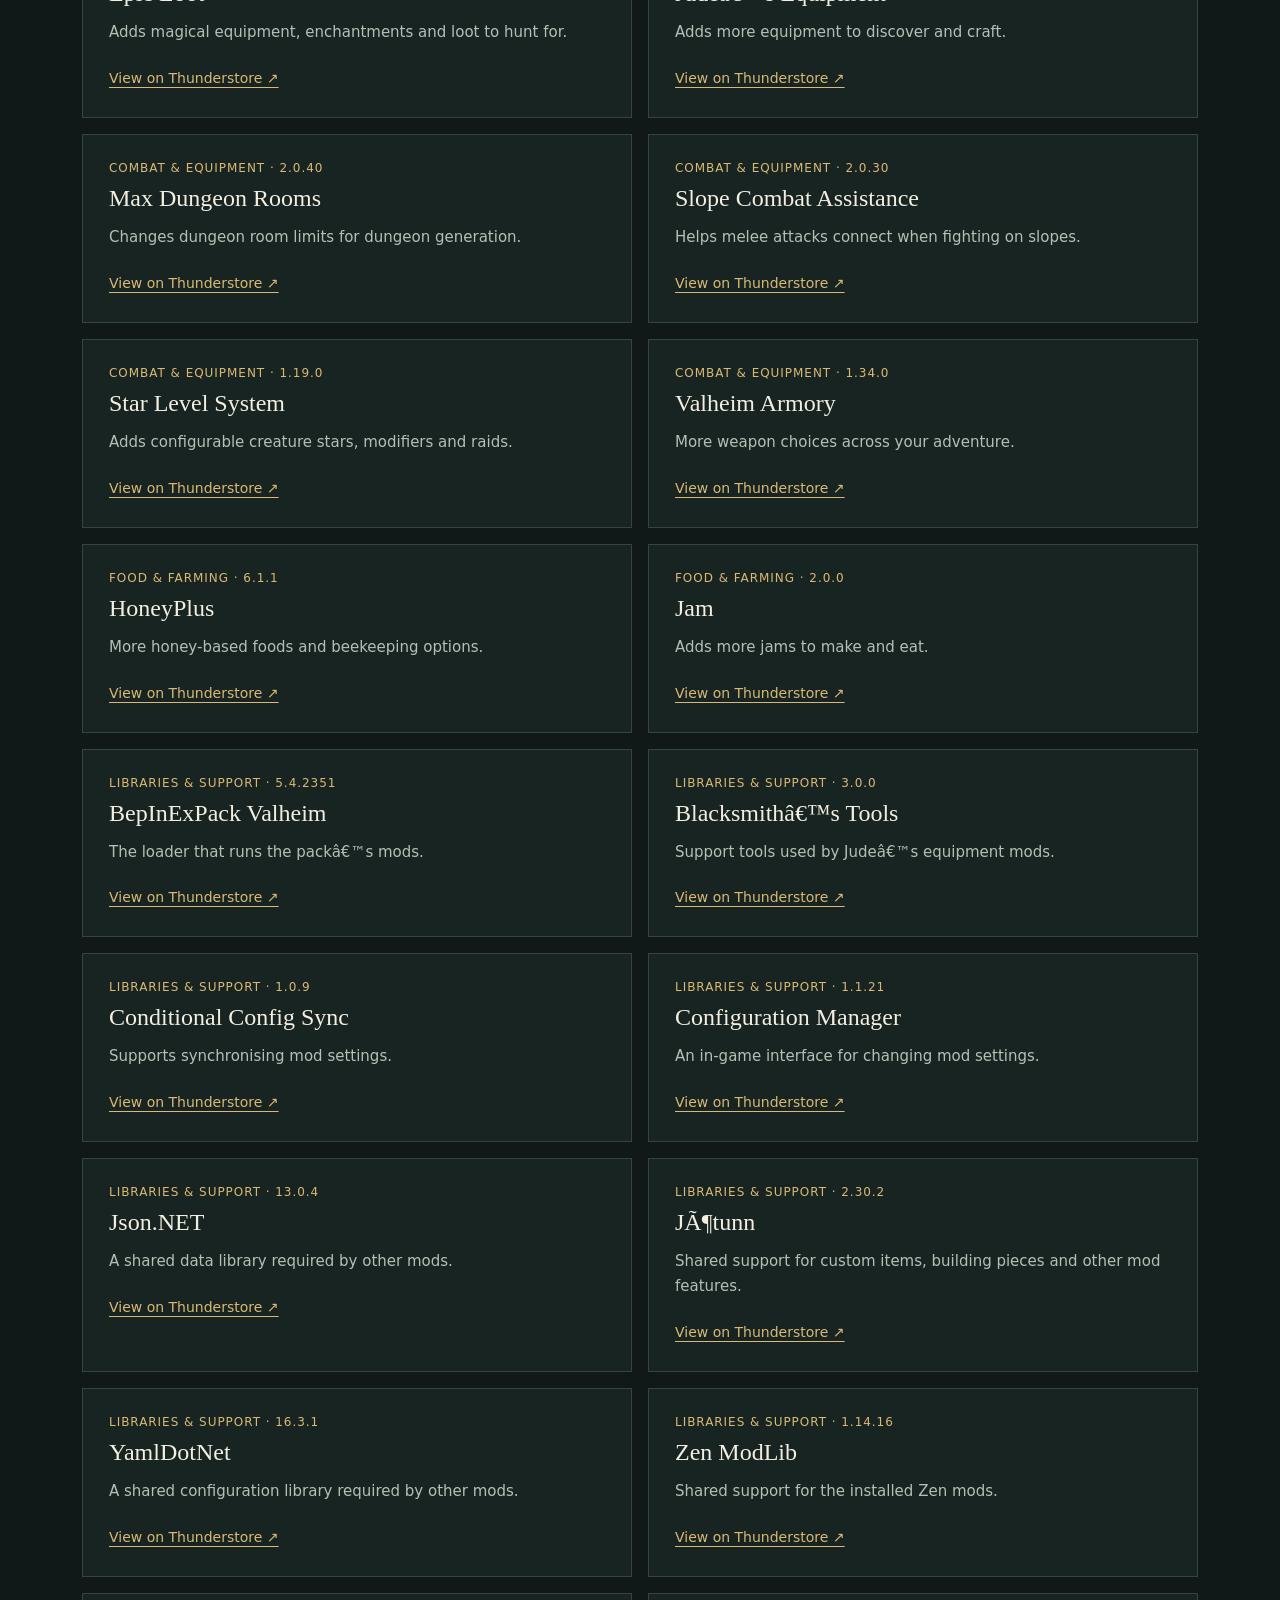
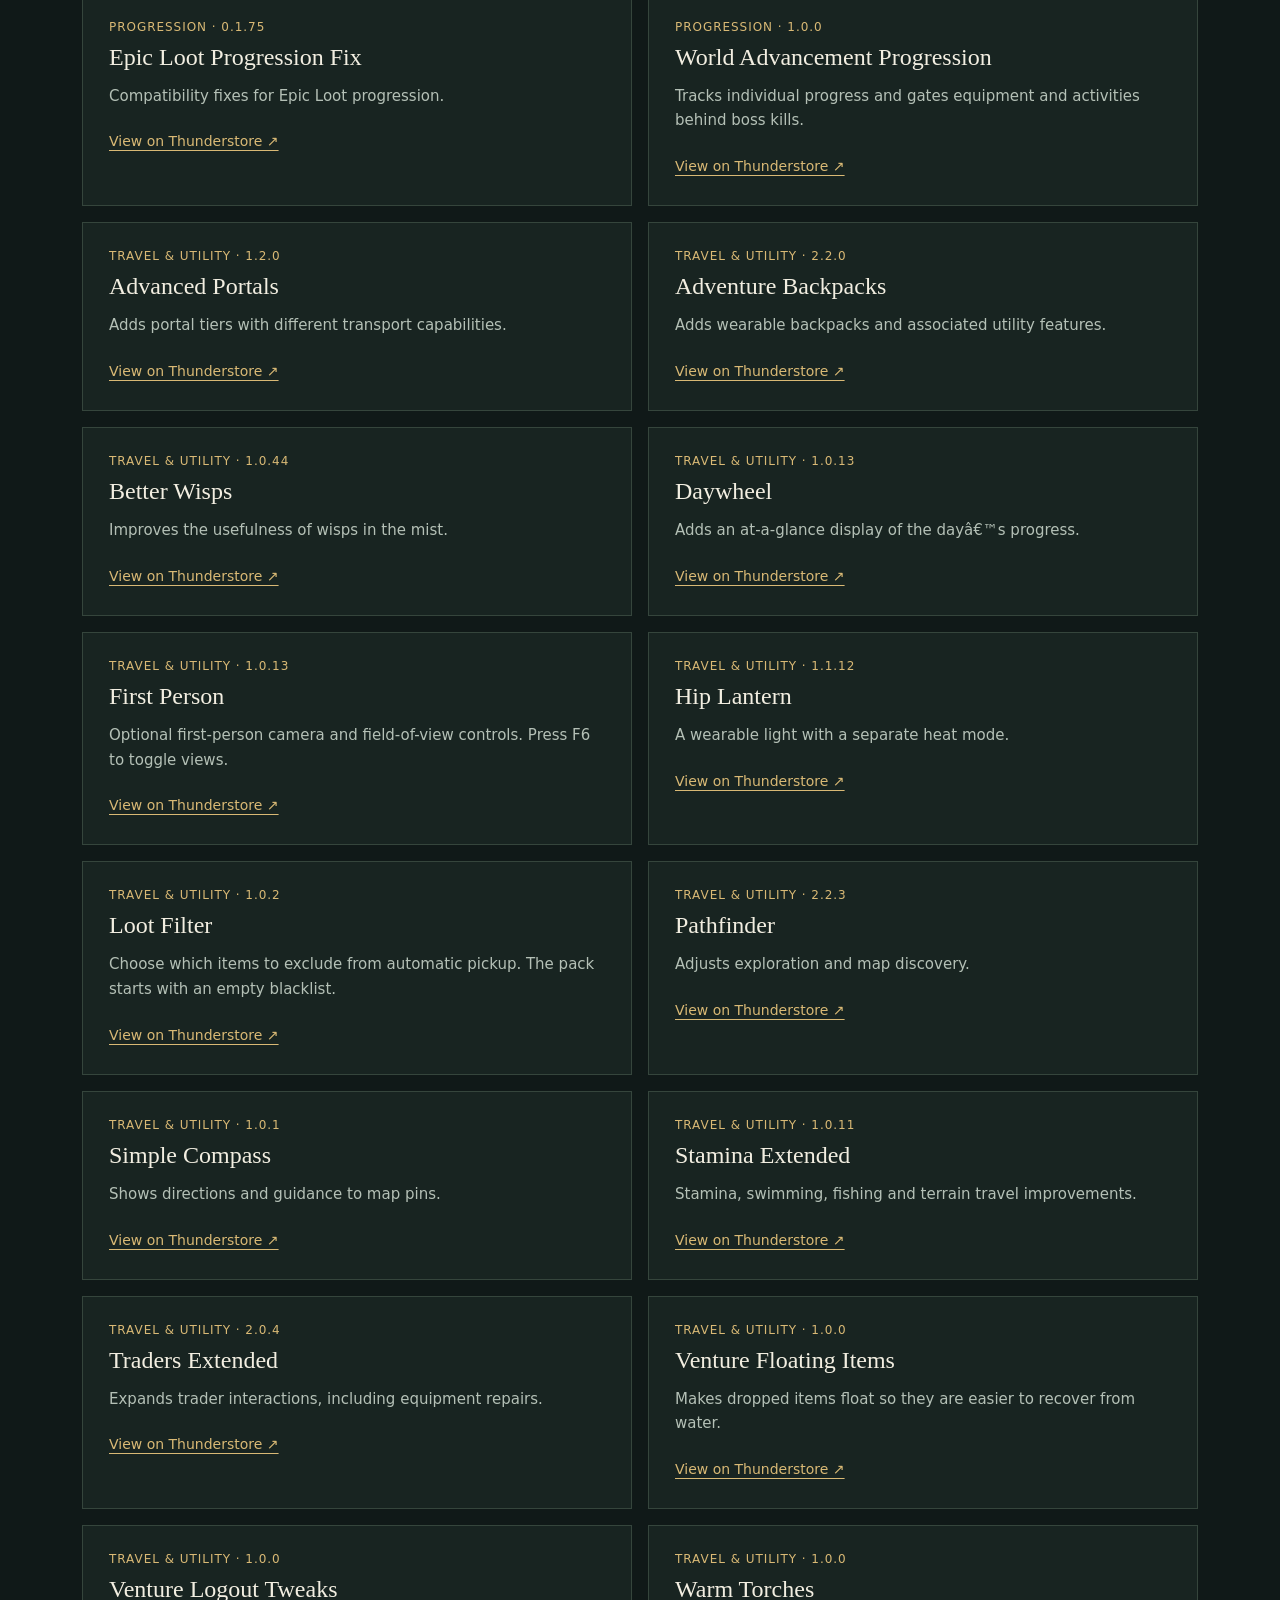
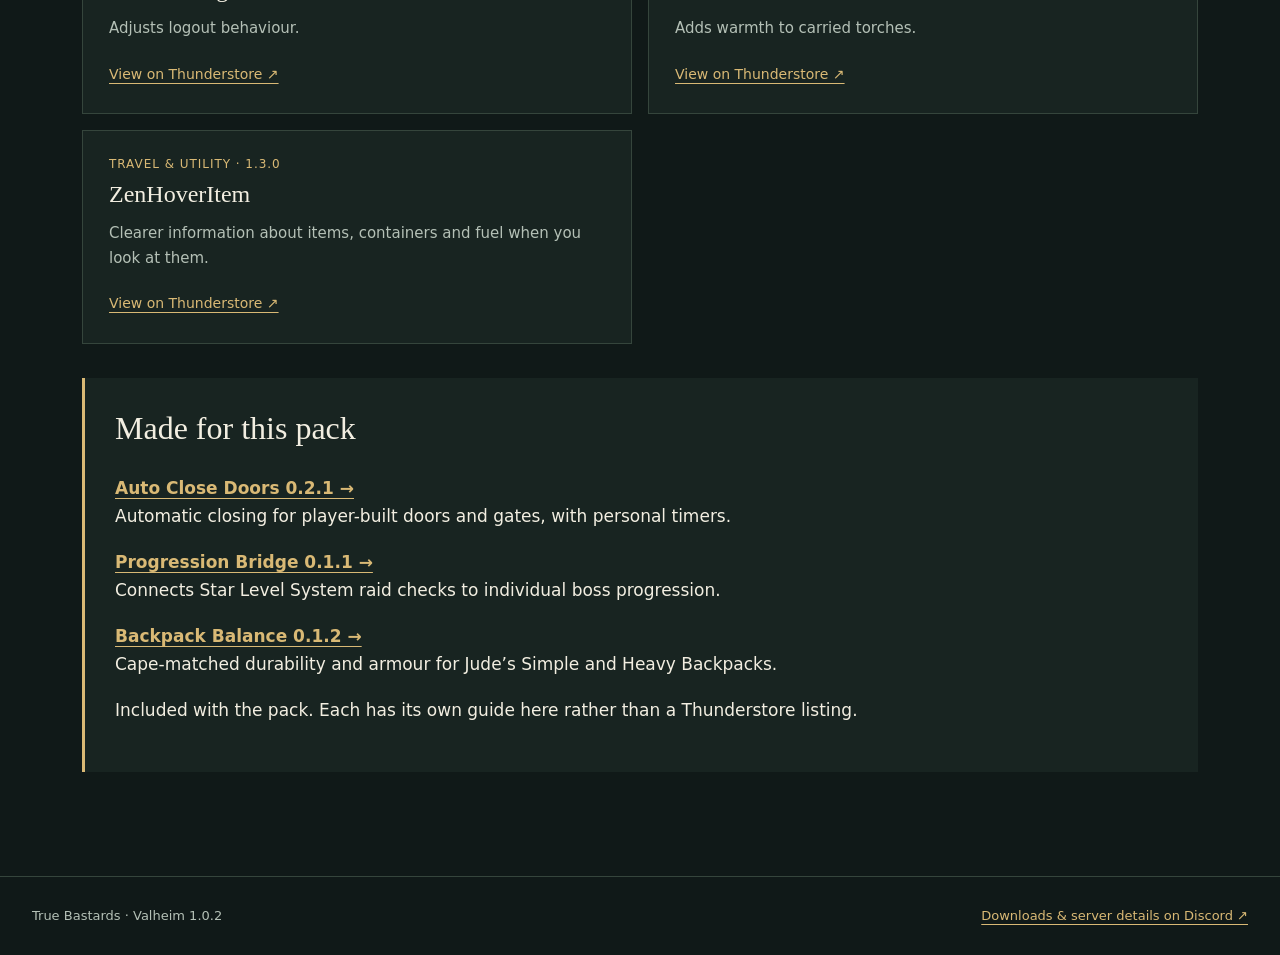
<file: mods.html>
<!doctype html>
<html lang="en"><head><meta charset="utf-8"><meta name="viewport" content="width=device-width,initial-scale=1"><meta name="description" content="True Bastards Valheim: a survival mod pack for friends. Installation, included mods and release notes."><title>Included mods · True Bastards Valheim</title><link rel="stylesheet" href="assets/style.css"></head>
<body><a class="skip" href="#main">Skip to content</a><header class="topbar"><a class="brand" href="index.html">TRUE BASTARDS <span>/ VALHEIM</span></a><nav aria-label="Main navigation"><a href="index.html">Overview</a><a href="install.html">Install</a><a href="mods.html" aria-current="page">Mods</a><a href="keybindings.html">Default Keybindings</a><a href="changelog.html">Changelog</a><a href="https://discord.com/channels/659137486332887071/1054946454545907762">Discord ↗</a></nav></header>
<main id="main"><div class="eyebrow">The pack, piece by piece</div><h1 class="page-title">What’s on board.</h1><p class="intro">The mods in pack 1.0.2, with links to their own pages. Check Discord before updating to match the server. Our pack settings may differ from a mod’s defaults. Use the Discord download to get the complete setup.</p><div class="filters"><label>Search mods<input id="search" type="search" placeholder="Try building, loot or backpacks…"></label><label>Category<select id="category"><option value="">All categories</option><option>Building &amp; home</option><option>Combat &amp; equipment</option><option>Food &amp; farming</option><option>Libraries &amp; support</option><option>Progression</option><option>Travel &amp; utility</option></select></label></div><p id="count" class="muted" role="status">43 mods</p><p id="empty" hidden>No matches. Try another search or category.</p><div class="mod-grid"><article class="card mod" data-mod data-category="Building &amp; home"><div class="meta">Building &amp; home · 1.21.3</div><h2>Plant Everything</h2><p>More planting options for gardens and the land around your base.</p><a href="https://thunderstore.io/c/valheim/p/Advize/PlantEverything/">View on Thunderstore ↗</a></article><article class="card mod" data-mod data-category="Building &amp; home"><div class="meta">Building &amp; home · 1.9.0</div><h2>Sears Catalog</h2><p>Makes larger building menus easier to browse.</p><a href="https://thunderstore.io/c/valheim/p/ComfyMods/SearsCatalog/">View on Thunderstore ↗</a></article><article class="card mod" data-mod data-category="Building &amp; home"><div class="meta">Building &amp; home · 1.2.9</div><h2>Seed Bed</h2><p>Adds seed beds for your farming setup.</p><a href="https://thunderstore.io/c/valheim/p/blacks7ar/SeedBed/">View on Thunderstore ↗</a></article><article class="card mod" data-mod data-category="Building &amp; home"><div class="meta">Building &amp; home · 1.0.0</div><h2>Venture Area Repair</h2><p>Makes repairing nearby building pieces less repetitive.</p><a href="https://thunderstore.io/c/valheim/p/VentureValheim/Venture_Area_Repair/">View on Thunderstore ↗</a></article><article class="card mod" data-mod data-category="Building &amp; home"><div class="meta">Building &amp; home · 1.0.0</div><h2>Venture Farm Grid</h2><p>Helps arrange crops with consistent spacing.</p><a href="https://thunderstore.io/c/valheim/p/VentureValheim/Venture_Farm_Grid/">View on Thunderstore ↗</a></article><article class="card mod" data-mod data-category="Building &amp; home"><div class="meta">Building &amp; home · 1.1.0</div><h2>ZenBeehive</h2><p>Easier manual collection from beehives.</p><a href="https://thunderstore.io/c/valheim/p/ZenDragon/ZenBeehive/">View on Thunderstore ↗</a></article><article class="card mod" data-mod data-category="Building &amp; home"><div class="meta">Building &amp; home · 1.4.1</div><h2>ZenConstruction</h2><p>Building controls and nearby-container conveniences, with vanilla structural rules retained.</p><a href="https://thunderstore.io/c/valheim/p/ZenDragon/ZenConstruction/">View on Thunderstore ↗</a></article><article class="card mod" data-mod data-category="Building &amp; home"><div class="meta">Building &amp; home · 1.3.0</div><h2>ZenDistributor</h2><p>Cart and distribution conveniences. The pack does not use its cart weight assistance.</p><a href="https://thunderstore.io/c/valheim/p/ZenDragon/ZenDistributor/">View on Thunderstore ↗</a></article><article class="card mod" data-mod data-category="Building &amp; home"><div class="meta">Building &amp; home · 1.5.0</div><h2>ZenRedecorate</h2><p>Move placed objects when rearranging your base.</p><a href="https://thunderstore.io/c/valheim/p/ZenDragon/ZenRedecorate/">View on Thunderstore ↗</a></article><article class="card mod" data-mod data-category="Building &amp; home"><div class="meta">Building &amp; home · 1.9.1</div><h2>ZenSign</h2><p>More useful signs for organising your base.</p><a href="https://thunderstore.io/c/valheim/p/ZenDragon/ZenSign/">View on Thunderstore ↗</a></article><article class="card mod" data-mod data-category="Combat &amp; equipment"><div class="meta">Combat &amp; equipment · 0.14.13</div><h2>Epic Loot</h2><p>Adds magical equipment, enchantments and loot to hunt for.</p><a href="https://thunderstore.io/c/valheim/p/RandyKnapp/EpicLoot/">View on Thunderstore ↗</a></article><article class="card mod" data-mod data-category="Combat &amp; equipment"><div class="meta">Combat &amp; equipment · 3.0.0</div><h2>Judeâ€™s Equipment</h2><p>Adds more equipment to discover and craft.</p><a href="https://thunderstore.io/c/valheim/p/GoldenJude/Judes_Equipment/">View on Thunderstore ↗</a></article><article class="card mod" data-mod data-category="Combat &amp; equipment"><div class="meta">Combat &amp; equipment · 2.0.40</div><h2>Max Dungeon Rooms</h2><p>Changes dungeon room limits for dungeon generation.</p><a href="https://thunderstore.io/c/valheim/p/Digitalroot/Max_Dungeon_Rooms/">View on Thunderstore ↗</a></article><article class="card mod" data-mod data-category="Combat &amp; equipment"><div class="meta">Combat &amp; equipment · 2.0.30</div><h2>Slope Combat Assistance</h2><p>Helps melee attacks connect when fighting on slopes.</p><a href="https://thunderstore.io/c/valheim/p/Digitalroot/Digitalroots_Slope_Combat_Assistance/">View on Thunderstore ↗</a></article><article class="card mod" data-mod data-category="Combat &amp; equipment"><div class="meta">Combat &amp; equipment · 1.19.0</div><h2>Star Level System</h2><p>Adds configurable creature stars, modifiers and raids.</p><a href="https://thunderstore.io/c/valheim/p/MidnightMods/StarLevelSystem/">View on Thunderstore ↗</a></article><article class="card mod" data-mod data-category="Combat &amp; equipment"><div class="meta">Combat &amp; equipment · 1.34.0</div><h2>Valheim Armory</h2><p>More weapon choices across your adventure.</p><a href="https://thunderstore.io/c/valheim/p/MidnightMods/ValheimArmory/">View on Thunderstore ↗</a></article><article class="card mod" data-mod data-category="Food &amp; farming"><div class="meta">Food &amp; farming · 6.1.1</div><h2>HoneyPlus</h2><p>More honey-based foods and beekeeping options.</p><a href="https://thunderstore.io/c/valheim/p/momos3939/HoneyPlus/">View on Thunderstore ↗</a></article><article class="card mod" data-mod data-category="Food &amp; farming"><div class="meta">Food &amp; farming · 2.0.0</div><h2>Jam</h2><p>Adds more jams to make and eat.</p><a href="https://thunderstore.io/c/valheim/p/RandyKnapp/Jam/">View on Thunderstore ↗</a></article><article class="card mod" data-mod data-category="Libraries &amp; support"><div class="meta">Libraries &amp; support · 5.4.2351</div><h2>BepInExPack Valheim</h2><p>The loader that runs the packâ€™s mods.</p><a href="https://thunderstore.io/c/valheim/p/denikson/BepInExPack_Valheim/">View on Thunderstore ↗</a></article><article class="card mod" data-mod data-category="Libraries &amp; support"><div class="meta">Libraries &amp; support · 3.0.0</div><h2>Blacksmithâ€™s Tools</h2><p>Support tools used by Judeâ€™s equipment mods.</p><a href="https://thunderstore.io/c/valheim/p/GoldenJude/Blacksmiths_tools/">View on Thunderstore ↗</a></article><article class="card mod" data-mod data-category="Libraries &amp; support"><div class="meta">Libraries &amp; support · 1.0.9</div><h2>Conditional Config Sync</h2><p>Supports synchronising mod settings.</p><a href="https://thunderstore.io/c/valheim/p/shudnal/ConditionalConfigSync/">View on Thunderstore ↗</a></article><article class="card mod" data-mod data-category="Libraries &amp; support"><div class="meta">Libraries &amp; support · 1.1.21</div><h2>Configuration Manager</h2><p>An in-game interface for changing mod settings.</p><a href="https://thunderstore.io/c/valheim/p/shudnal/ConfigurationManager/">View on Thunderstore ↗</a></article><article class="card mod" data-mod data-category="Libraries &amp; support"><div class="meta">Libraries &amp; support · 13.0.4</div><h2>Json.NET</h2><p>A shared data library required by other mods.</p><a href="https://thunderstore.io/c/valheim/p/ValheimModding/JsonDotNET/">View on Thunderstore ↗</a></article><article class="card mod" data-mod data-category="Libraries &amp; support"><div class="meta">Libraries &amp; support · 2.30.2</div><h2>JÃ¶tunn</h2><p>Shared support for custom items, building pieces and other mod features.</p><a href="https://thunderstore.io/c/valheim/p/ValheimModding/Jotunn/">View on Thunderstore ↗</a></article><article class="card mod" data-mod data-category="Libraries &amp; support"><div class="meta">Libraries &amp; support · 16.3.1</div><h2>YamlDotNet</h2><p>A shared configuration library required by other mods.</p><a href="https://thunderstore.io/c/valheim/p/ValheimModding/YamlDotNet/">View on Thunderstore ↗</a></article><article class="card mod" data-mod data-category="Libraries &amp; support"><div class="meta">Libraries &amp; support · 1.14.16</div><h2>Zen ModLib</h2><p>Shared support for the installed Zen mods.</p><a href="https://thunderstore.io/c/valheim/p/ZenDragon/Zen_ModLib/">View on Thunderstore ↗</a></article><article class="card mod" data-mod data-category="Progression"><div class="meta">Progression · 0.1.75</div><h2>Epic Loot Progression Fix</h2><p>Compatibility fixes for Epic Loot progression.</p><a href="https://thunderstore.io/c/valheim/p/Tenemo/EpicLoot_ProgressionFix/">View on Thunderstore ↗</a></article><article class="card mod" data-mod data-category="Progression"><div class="meta">Progression · 1.0.0</div><h2>World Advancement Progression</h2><p>Tracks individual progress and gates equipment and activities behind boss kills.</p><a href="https://thunderstore.io/c/valheim/p/VentureValheim/World_Advancement_Progression/">View on Thunderstore ↗</a></article><article class="card mod" data-mod data-category="Travel &amp; utility"><div class="meta">Travel &amp; utility · 1.2.0</div><h2>Advanced Portals</h2><p>Adds portal tiers with different transport capabilities.</p><a href="https://thunderstore.io/c/valheim/p/RandyKnapp/AdvancedPortals/">View on Thunderstore ↗</a></article><article class="card mod" data-mod data-category="Travel &amp; utility"><div class="meta">Travel &amp; utility · 2.2.0</div><h2>Adventure Backpacks</h2><p>Adds wearable backpacks and associated utility features.</p><a href="https://thunderstore.io/c/valheim/p/Vapok/AdventureBackpacks/">View on Thunderstore ↗</a></article><article class="card mod" data-mod data-category="Travel &amp; utility"><div class="meta">Travel &amp; utility · 1.0.44</div><h2>Better Wisps</h2><p>Improves the usefulness of wisps in the mist.</p><a href="https://thunderstore.io/c/valheim/p/Digitalroot/Better_Wisps/">View on Thunderstore ↗</a></article><article class="card mod" data-mod data-category="Travel &amp; utility"><div class="meta">Travel &amp; utility · 1.0.13</div><h2>Daywheel</h2><p>Adds an at-a-glance display of the dayâ€™s progress.</p><a href="https://thunderstore.io/c/valheim/p/VysesDarkheart/Daywheel/">View on Thunderstore ↗</a></article><article class="card mod" data-mod data-category="Travel &amp; utility"><div class="meta">Travel &amp; utility · 1.0.13</div><h2>First Person</h2><p>Optional first-person camera and field-of-view controls. Press F6 to toggle views.</p><a href="https://thunderstore.io/c/valheim/p/Landoria/FirstPerson/">View on Thunderstore ↗</a></article><article class="card mod" data-mod data-category="Travel &amp; utility"><div class="meta">Travel &amp; utility · 1.1.12</div><h2>Hip Lantern</h2><p>A wearable light with a separate heat mode.</p><a href="https://thunderstore.io/c/valheim/p/shudnal/HipLantern/">View on Thunderstore ↗</a></article><article class="card mod" data-mod data-category="Travel &amp; utility"><div class="meta">Travel &amp; utility · 1.0.2</div><h2>Loot Filter</h2><p>Choose which items to exclude from automatic pickup. The pack starts with an empty blacklist.</p><a href="https://thunderstore.io/c/valheim/p/wonkotron/LootFilter/">View on Thunderstore ↗</a></article><article class="card mod" data-mod data-category="Travel &amp; utility"><div class="meta">Travel &amp; utility · 2.2.3</div><h2>Pathfinder</h2><p>Adjusts exploration and map discovery.</p><a href="https://thunderstore.io/c/valheim/p/Crystal/Pathfinder/">View on Thunderstore ↗</a></article><article class="card mod" data-mod data-category="Travel &amp; utility"><div class="meta">Travel &amp; utility · 1.0.1</div><h2>Simple Compass</h2><p>Shows directions and guidance to map pins.</p><a href="https://thunderstore.io/c/valheim/p/EnyMan/Simple_Compass/">View on Thunderstore ↗</a></article><article class="card mod" data-mod data-category="Travel &amp; utility"><div class="meta">Travel &amp; utility · 1.0.11</div><h2>Stamina Extended</h2><p>Stamina, swimming, fishing and terrain travel improvements.</p><a href="https://thunderstore.io/c/valheim/p/shudnal/StaminaExtended/">View on Thunderstore ↗</a></article><article class="card mod" data-mod data-category="Travel &amp; utility"><div class="meta">Travel &amp; utility · 2.0.4</div><h2>Traders Extended</h2><p>Expands trader interactions, including equipment repairs.</p><a href="https://thunderstore.io/c/valheim/p/shudnal/TradersExtended/">View on Thunderstore ↗</a></article><article class="card mod" data-mod data-category="Travel &amp; utility"><div class="meta">Travel &amp; utility · 1.0.0</div><h2>Venture Floating Items</h2><p>Makes dropped items float so they are easier to recover from water.</p><a href="https://thunderstore.io/c/valheim/p/VentureValheim/Venture_Floating_Items/">View on Thunderstore ↗</a></article><article class="card mod" data-mod data-category="Travel &amp; utility"><div class="meta">Travel &amp; utility · 1.0.0</div><h2>Venture Logout Tweaks</h2><p>Adjusts logout behaviour.</p><a href="https://thunderstore.io/c/valheim/p/VentureValheim/Venture_Logout_Tweaks/">View on Thunderstore ↗</a></article><article class="card mod" data-mod data-category="Travel &amp; utility"><div class="meta">Travel &amp; utility · 1.0.0</div><h2>Warm Torches</h2><p>Adds warmth to carried torches.</p><a href="https://thunderstore.io/c/valheim/p/VentureValheim/Warm_Torches/">View on Thunderstore ↗</a></article><article class="card mod" data-mod data-category="Travel &amp; utility"><div class="meta">Travel &amp; utility · 1.3.0</div><h2>ZenHoverItem</h2><p>Clearer information about items, containers and fuel when you look at them.</p><a href="https://thunderstore.io/c/valheim/p/ZenDragon/ZenHoverItem/">View on Thunderstore ↗</a></article></div><section class="band"><h2>Made for this pack</h2><p><a href="auto-close-doors.html"><strong>Auto Close Doors 0.2.1 →</strong></a><br>Automatic closing for player-built doors and gates, with personal timers.</p><p><a href="progression-bridge.html"><strong>Progression Bridge 0.1.1 →</strong></a><br>Connects Star Level System raid checks to individual boss progression.</p><p><a href="backpack-balance.html"><strong>Backpack Balance 0.1.2 →</strong></a><br>Cape-matched durability and armour for Jude’s Simple and Heavy Backpacks.</p><p>Included with the pack. Each has its own guide here rather than a Thunderstore listing.</p></section></main>
<footer><p>True Bastards · Valheim 1.0.2</p><p><a href="https://discord.com/channels/659137486332887071/1054946454545907762">Downloads &amp; server details on Discord ↗</a></p></footer>
<script src="assets/mods.js"></script></body></html>
</file>
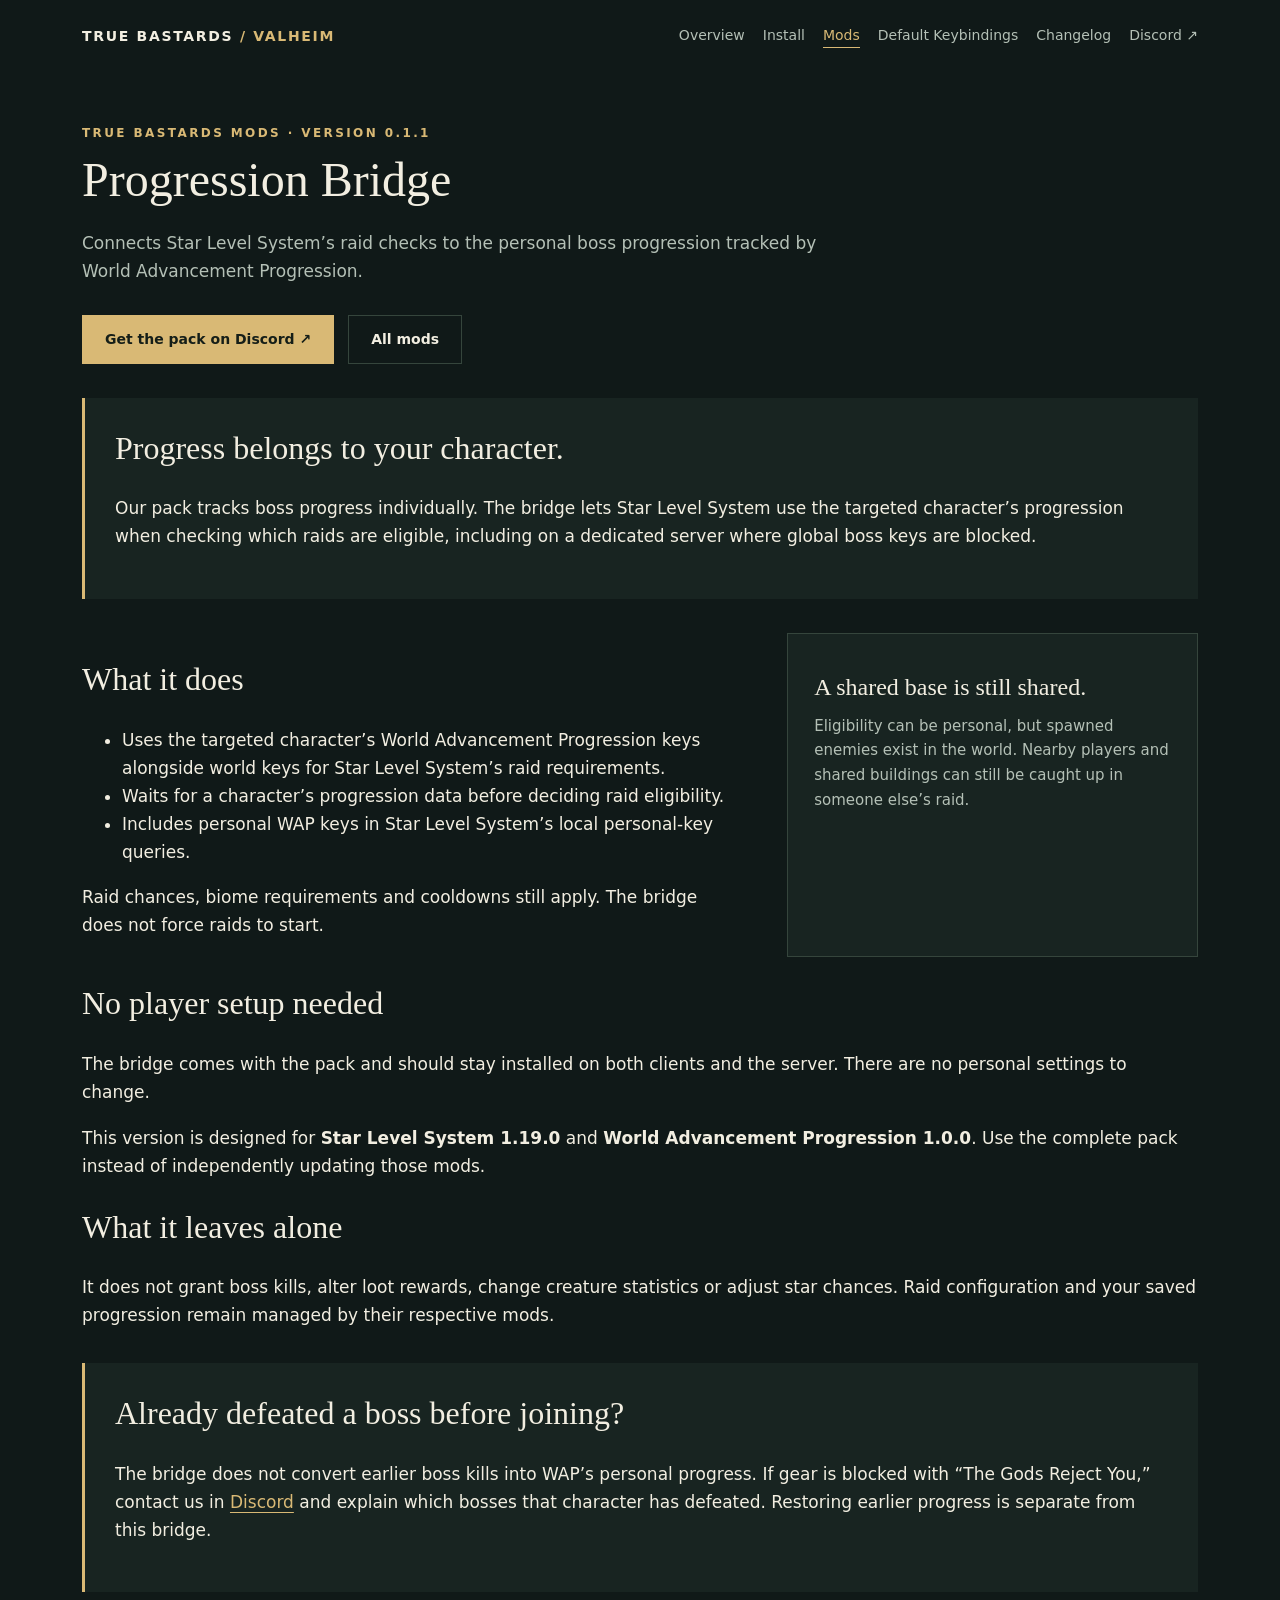
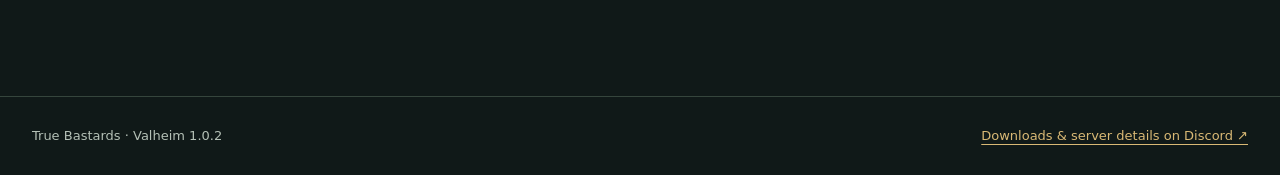
<file: progression-bridge.html>
<!doctype html>
<html lang="en"><head><meta charset="utf-8"><meta name="viewport" content="width=device-width,initial-scale=1"><meta name="description" content="True Bastards Valheim: a survival mod pack for friends. Installation, included mods and release notes."><title>Progression Bridge · True Bastards Valheim</title><link rel="stylesheet" href="assets/style.css"></head>
<body><a class="skip" href="#main">Skip to content</a><header class="topbar"><a class="brand" href="index.html">TRUE BASTARDS <span>/ VALHEIM</span></a><nav aria-label="Main navigation"><a href="index.html">Overview</a><a href="install.html">Install</a><a href="mods.html" aria-current="page">Mods</a><a href="keybindings.html">Default Keybindings</a><a href="changelog.html">Changelog</a><a href="https://discord.com/channels/659137486332887071/1054946454545907762">Discord ↗</a></nav></header>
<main id="main"><div class="eyebrow">True Bastards mods · Version 0.1.1</div><h1 class="page-title">Progression Bridge</h1><p class="intro">Connects Star Level System’s raid checks to the personal boss progression tracked by World Advancement Progression.</p><div class="actions"><a class="button" href="https://discord.com/channels/659137486332887071/1054946454545907762">Get the pack on Discord ↗</a><a class="button secondary" href="mods.html">All mods</a></div><section class="band"><h2>Progress belongs to your character.</h2><p>Our pack tracks boss progress individually. The bridge lets Star Level System use the targeted character’s progression when checking which raids are eligible, including on a dedicated server where global boss keys are blocked.</p></section><div class="split"><section><h2>What it does</h2><ul><li>Uses the targeted character’s World Advancement Progression keys alongside world keys for Star Level System’s raid requirements.</li><li>Waits for a character’s progression data before deciding raid eligibility.</li><li>Includes personal WAP keys in Star Level System’s local personal-key queries.</li></ul><p>Raid chances, biome requirements and cooldowns still apply. The bridge does not force raids to start.</p></section><section class="card"><h3>A shared base is still shared.</h3><p>Eligibility can be personal, but spawned enemies exist in the world. Nearby players and shared buildings can still be caught up in someone else’s raid.</p></section></div><section><h2>No player setup needed</h2><p>The bridge comes with the pack and should stay installed on both clients and the server. There are no personal settings to change.</p><p>This version is designed for <strong>Star Level System 1.19.0</strong> and <strong>World Advancement Progression 1.0.0</strong>. Use the complete pack instead of independently updating those mods.</p></section><section><h2>What it leaves alone</h2><p>It does not grant boss kills, alter loot rewards, change creature statistics or adjust star chances. Raid configuration and your saved progression remain managed by their respective mods.</p></section><section class="band"><h2>Already defeated a boss before joining?</h2><p>The bridge does not convert earlier boss kills into WAP’s personal progress. If gear is blocked with “The Gods Reject You,” contact us in <a href="https://discord.com/channels/659137486332887071/1054946454545907762">Discord</a> and explain which bosses that character has defeated. Restoring earlier progress is separate from this bridge.</p></section></main>
<footer><p>True Bastards · Valheim 1.0.2</p><p><a href="https://discord.com/channels/659137486332887071/1054946454545907762">Downloads &amp; server details on Discord ↗</a></p></footer>
</body></html>
</file>
<file: assets/style.css>
:root{color-scheme:dark;--bg:#101918;--panel:#182421;--ink:#f2eee1;--muted:#b4c0b6;--gold:#d9b975;--line:#35453c}*{box-sizing:border-box}body{margin:0;background:var(--bg);color:var(--ink);font:17px/1.65 system-ui,sans-serif}a{color:var(--gold);text-underline-offset:4px}a:hover{color:#fff}a:focus-visible,input:focus-visible,select:focus-visible{outline:3px solid var(--gold);outline-offset:5px}.skip{position:absolute;left:12px;top:-80px}.skip:focus{top:12px;background:var(--bg);z-index:5}.topbar{max-width:1180px;margin:auto;padding:24px 32px;display:flex;align-items:center;justify-content:space-between;gap:24px}.brand{text-decoration:none;color:var(--ink);font-weight:800;letter-spacing:.12em;font-size:14px}.brand span{color:var(--gold)}nav{display:flex;gap:25px;flex-wrap:wrap}nav a{color:var(--muted);text-decoration:none;font-size:14px}nav a[aria-current=page]{color:var(--gold);border-bottom:1px solid}.hero{position:relative;overflow:hidden;border-block:1px solid var(--line);background:linear-gradient(90deg,rgba(9,16,13,.72),rgba(9,16,13,.22) 55%,rgba(9,16,13,.05)),url("norse-ritual-v1.png") center center/cover no-repeat;padding:85px max(32px,calc((100vw - 1116px)/2)) 100px}.hero:after{content:none}.hero>*{position:relative;z-index:1}.eyebrow{color:var(--gold);font-size:12px;font-weight:700;letter-spacing:.2em;text-transform:uppercase}.hero h1{font-family:Georgia,serif;font-weight:400;font-size:clamp(42px,6.4vw,78px);line-height:1.08;max-width:780px;margin:20px 0}.hero p{max-width:630px;color:var(--muted);font-size:19px}.actions{display:flex;gap:14px;flex-wrap:wrap;margin-top:30px}.button{display:inline-block;padding:12px 22px;background:var(--gold);color:#151e18;text-decoration:none;font-size:14px;font-weight:750;border:1px solid var(--gold)}.button:hover{background:#f2d89e;color:#101918}.button.secondary{background:transparent;color:var(--ink);border-color:var(--line)}main{max-width:1180px;padding:52px 32px 70px;margin:auto}h2,h3{font-family:Georgia,serif;font-weight:400;line-height:1.25}h2{font-size:32px}h3{font-size:24px}p{margin:0 0 18px}.intro{max-width:760px;color:var(--muted)}.grid{display:grid;grid-template-columns:repeat(3,1fr);gap:20px;margin:32px 0 48px}.card{background:var(--panel);border:1px solid var(--line);padding:26px}.card h3{margin:12px 0}.card p{color:var(--muted);font-size:15px}.number{color:var(--gold);font-size:12px;letter-spacing:.15em}.band{padding:30px;border-left:3px solid var(--gold);background:var(--panel);margin:34px 0}.band h2{margin-top:0}.split{display:grid;grid-template-columns:1.6fr 1fr;gap:48px}.steps{padding-left:25px}.steps li{padding:0 0 22px 10px}.steps strong{color:var(--ink)}.steps p{color:var(--muted);margin:5px 0 0}.page-title{font:48px/1.1 Georgia,serif;margin:10px 0 22px}.filters{display:flex;gap:16px;align-items:end;margin:32px 0 15px}.filters label{display:grid;gap:6px;font-size:13px;color:var(--muted)}.filters label:first-child{flex:1}input,select{font:inherit;background:var(--panel);border:1px solid var(--line);color:var(--ink);padding:12px;min-width:0;width:100%}.mod-grid{display:grid;grid-template-columns:repeat(2,1fr);gap:16px}.mod h2{font-size:24px;margin:8px 0 12px}.mod p{font-size:15px}.mod .meta{font:12px system-ui;color:var(--gold);text-transform:uppercase;letter-spacing:.08em}.mod a{font-size:14px}.muted{color:var(--muted)}.release{border-top:1px solid var(--line);padding:30px 0}.release h2{margin:6px 0 18px}.release li{margin:12px 0}footer{border-top:1px solid var(--line);padding:28px 32px;display:flex;justify-content:space-between;gap:20px;font-size:13px;color:var(--muted)}footer p{margin:0}code{color:var(--gold);overflow-wrap:anywhere}table{width:100%;border-collapse:collapse;font-size:15px}td,th{text-align:left;border-bottom:1px solid var(--line);padding:10px}th{color:var(--gold)}[hidden]{display:none!important}@media(max-width:760px){.topbar{align-items:flex-start;flex-direction:column;padding:22px}nav{gap:18px}.hero{padding:52px 22px 65px;background-position:72% center;background-image:linear-gradient(90deg,rgba(9,16,13,.85),rgba(9,16,13,.58)),url("norse-ritual-v1.png")}.hero:after{inset:45% 0 0 25%}main{padding:34px 22px 50px}.grid,.split,.mod-grid{grid-template-columns:1fr;gap:16px}.filters{align-items:stretch;flex-direction:column}.page-title{font-size:39px}footer{flex-direction:column;padding:24px 22px}.grid{margin-bottom:32px}}@media(prefers-reduced-motion:reduce){*{scroll-behavior:auto!important}}
/* Readable keyboard reference and compact release details. */
kbd{display:inline-block;padding:2px 7px;border:1px solid #617265;border-bottom-width:3px;border-radius:4px;background:#1e2d27;color:var(--ink);font:13px/1.5 system-ui,sans-serif;white-space:nowrap}td{vertical-align:top}td:first-child{min-width:105px}details{margin:24px 0;padding:18px 22px;border:1px solid var(--line)}summary{cursor:pointer;color:var(--gold)}summary:focus-visible{outline:3px solid var(--gold);outline-offset:5px}nav{gap:18px}.topbar{flex-wrap:wrap}.card{min-width:0}h1,h2,h3{overflow-wrap:break-word}@media(max-width:480px){.band{padding:22px}td,th{padding:10px 6px}table{font-size:14px}kbd{font-size:12px;padding:2px 5px}}
</file>
